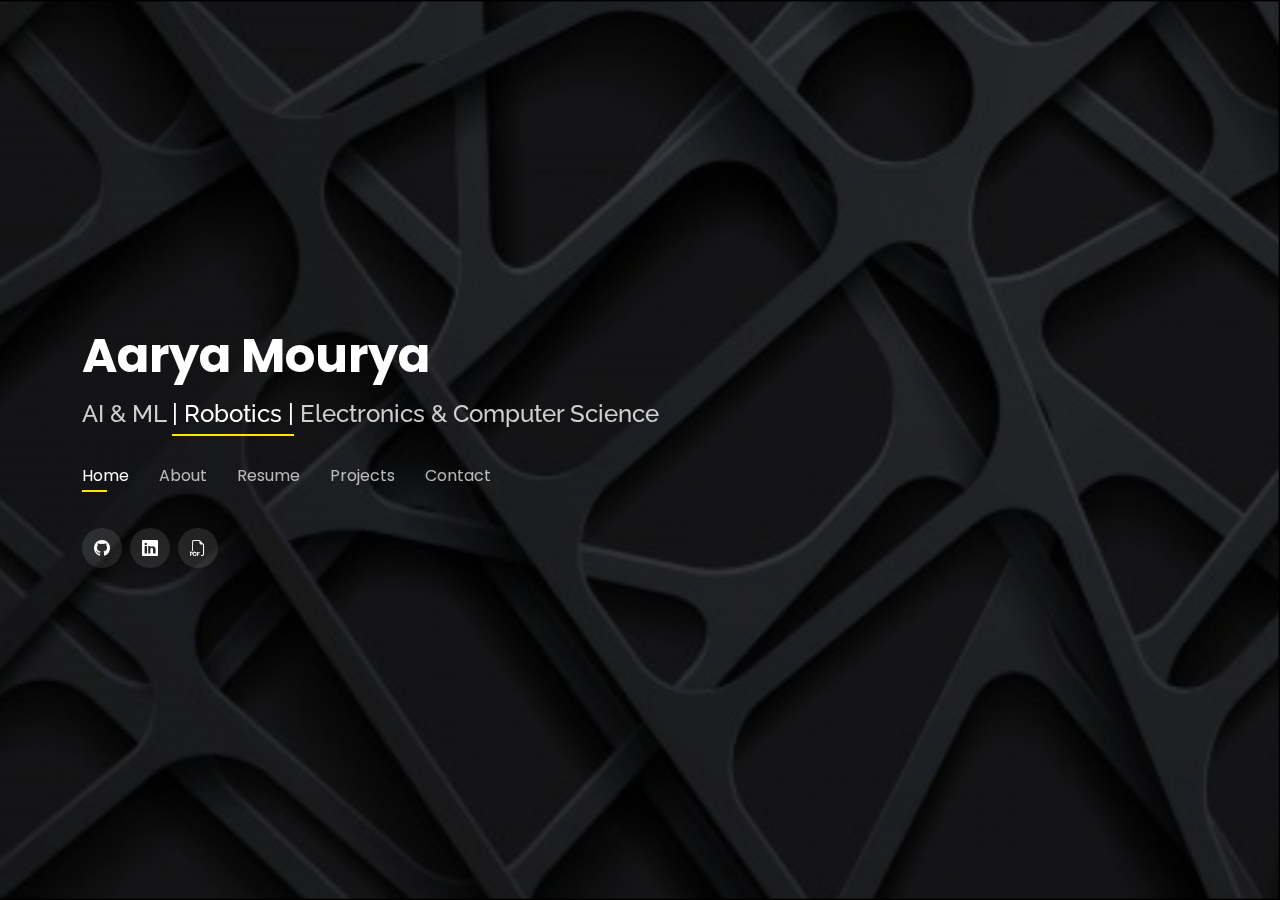
<file: index.html>
<!DOCTYPE html>
<html lang="en">

<head>
  <meta charset="utf-8">
  <meta content="width=device-width, initial-scale=1.0" name="viewport">

  <title>Portfolio Website</title>
  <meta content="" name="description">
  <meta content="" name="keywords">

  <!-- Favicons -->
  <link href="assets/img/favicon.png" rel="icon">
  <link href="assets/img/apple-touch-icon.png" rel="apple-touch-icon">

  <!-- Google Fonts -->
  <link href="https://fonts.googleapis.com/css?family=Open+Sans:300,300i,400,400i,600,600i,700,700i|Raleway:300,300i,400,400i,500,500i,600,600i,700,700i|Poppins:300,300i,400,400i,500,500i,600,600i,700,700i" rel="stylesheet">

  <!-- Vendor CSS Files -->
  <link href="assets/vendor/bootstrap/css/bootstrap.min.css" rel="stylesheet">
  <link href="assets/vendor/bootstrap-icons/bootstrap-icons.css" rel="stylesheet">
  <link href="assets/vendor/boxicons/css/boxicons.min.css" rel="stylesheet">
  <link href="assets/vendor/glightbox/css/glightbox.min.css" rel="stylesheet">
  <link href="assets/vendor/remixicon/remixicon.css" rel="stylesheet">
  <link href="assets/vendor/swiper/swiper-bundle.min.css" rel="stylesheet">

  <!-- Template Main CSS File -->
  <link href="assets/css/style.css" rel="stylesheet">

</head>

<body>

  <!-- ======= Header ======= -->
  <header id="header">
    <div class="container">

      <h1><a href="index.html">Aarya Mourya</a></h1>
      <!-- Uncomment below if you prefer to use an image logo -->
      <!-- <a href="index.html" class="mr-auto"><img src="assets/img/logo.png" alt="" class="img-fluid"></a> -->
      <h2>AI & ML <span>| Robotics |</span> Electronics & Computer Science</h2>
      <nav id="navbar" class="navbar">
        <ul>
          <li><a class="nav-link active" href="#header">Home</a></li>
          <li><a class="nav-link" href="#about">About</a></li>
          <li><a class="nav-link" href="#resume">Resume</a></li>
          <li><a class="nav-link" href="#projects">Projects</a></li>
          <li><a class="nav-link" href="#contact">Contact</a></li>
        </ul>
        <i class="bi bi-list mobile-nav-toggle"></i>

      </nav><!-- .navbar -->

      <div class="social-links">
        <a href="https://github.com/Aarya-Mourya" class="github"><i class="bi bi-github"></i></a>
        <a href="https://www.linkedin.com/in/aarya-mourya-444051566612094454/" class="linkedin"><i class="bi bi-linkedin"></i></a>
        <a href="resume.pdf" class="resume"><i class="bi bi-filetype-pdf"></i></a>
      </div>

    </div>
  </header><!-- End Header -->

  <!-- ======= About Section ======= -->
  <section id="about" class="about">

    <!-- ======= About Me ======= -->

    <div class="about-me container">

      <div class="section-title">
        <h2>About</h2>
        <p>Learn more about me</p>
      </div>
    
      <div class="row">
        <div class="col-lg-4">
          <!-- Image Container -->
          <div class="resume-img">
            <img src="me.jpeg" class="img-fluid" alt="Aarya Mourya" style="max-width: 100%; height: auto;">
          </div>
        </div>
    
        <div class="col-lg-8 pt-4 pt-lg-0 content" data-aos="fade-left">
          <!-- Introduction Text -->
          <h3>Aarya Mourya</h3>
          <p>Hello, I'm Aarya Mourya, a student currently pursuing my studies in Electronics and Computer Science. I have a keen interest in Robotics.</p>
          
          <!-- Additional Details -->
          <div class="row">
            <div class="col-lg-6">
              <ul>
                <li><i class="bi bi-chevron-right"></i> <strong>Email:</strong> <span>aarya.a.mourya@gmail.com</span></li>
                <li><i class="bi bi-chevron-right"></i> <strong>Studying:</strong> <span>Bachelor in Electronics and Computer Science</span></li>
              </ul>
            </div>
            <div class="col-lg-6">
              <ul>
                <li><i class="bi bi-chevron-right"></i> <strong>Interested Domain:</strong> <span>Robotics</span></li>
                <li><i class="bi bi-chevron-right"></i> <strong>Competition:</strong> <span>E-yantra</span></li>
              </ul>
            </div>
          </div>
        </div>
      </div>
    
    </div><!-- End About Me -->
    

<!-- ======= Skills & Interests Section ======= -->
<link rel="stylesheet" href="https://cdnjs.cloudflare.com/ajax/libs/font-awesome/6.0.0-beta3/css/all.min.css">

<div class="skills container">
  <div class="section-title">
    <h2>Skills & Interests</h2>
  </div>

  <!-- Beginner Level -->
  <div class="row skills-content" data-aos="fade-up">
    <!-- HTML -->
    <div class="col-lg-2 col-md-4 col-sm-6">
      <div class="skill-card">
        <img src="logo/html logo.png" alt="HTML Logo" class="skill-logo">
        <h4>HTML</h4>
      </div>
    </div>
    <!-- CSS -->
    <div class="col-lg-2 col-md-4 col-sm-6">
      <div class="skill-card">
        <img src="logo/css logo.png" alt="CSS Logo" class="skill-logo">
        <h4>CSS</h4>
      </div>
    </div>
    <!-- JavaScript -->
    <div class="col-lg-2 col-md-4 col-sm-6">
      <div class="skill-card">
        <img src="logo/javascript logo.webp" alt="JavaScript Logo" class="skill-logo">
        <h4>JavaScript</h4>
      </div>
    </div>
    <!-- GNU/Linux -->
    <div class="col-lg-2 col-md-4 col-sm-6">
      <div class="skill-card">
        <img src="logo/linux logo.png" alt="Linux Logo" class="skill-logo">
        <h4>GNU/Linux</h4>
      </div>
    </div>
    <!-- Git -->
    <div class="col-lg-2 col-md-4 col-sm-6">
      <div class="skill-card">
        <img src="logo/Git Logo.png" alt="Git Logo" class="skill-logo">
        <h4>Git</h4>
      </div>
    </div>
    <!-- Github -->
    <div class="col-lg-2 col-md-4 col-sm-6">
      <div class="skill-card">
        <img src="logo/Github Logo.png" alt="Github Logo" class="skill-logo">
        <h4>Github</h4>
      </div>
    </div>
  </div>

  <!-- Intermediate Level -->
  <div class="row skills-content" data-aos="fade-up">
    <!-- OpenCV -->
    <div class="col-lg-2 col-md-4 col-sm-6">
      <div class="skill-card">
        <img src="logo/OpenCV Logo.png" alt="OpenCV Logo" class="skill-logo">
        <h4>OpenCV</h4>
      </div>
    </div>
    <!-- Python -->
    <div class="col-lg-2 col-md-4 col-sm-6">
      <div class="skill-card">
        <img src="logo/python logo.webp" alt="Python Logo" class="skill-logo">
        <h4>Python</h4>
      </div>
    </div>
    <!-- C 
    <div class="col-lg-2 col-md-4 col-sm-6">
      <div class="skill-card">
        <img src="logo/c logo.png" alt="C Logo" class="skill-logo">
        <h4>C</h4>
      </div>
    </div> 
    -->
    <!-- C++
    <div class="col-lg-2 col-md-4 col-sm-6">
      <div class="skill-card">
        <img src="logo/C++ Logo.png" alt="C++ Logo" class="skill-logo">
        <h4>C++</h4>
      </div>
    </div> 
    -->
    <!-- Matlab -->
    <div class="col-lg-2 col-md-4 col-sm-6">
      <div class="skill-card">
        <img src="logo/Matlab logo.png" alt="Matlab Logo" class="skill-logo">
        <h4>Matlab</h4>
      </div>
    </div>
    <!-- Autocad -->
    <div class="col-lg-2 col-md-4 col-sm-6">
      <div class="skill-card">
        <img src="logo/Autocad Logo.png" alt="Autocad Logo" class="skill-logo">
        <h4>Autocad</h4>
      </div>
    </div>
    <!-- Amazon Web Services (AWS) -->
    <div class="col-lg-2 col-md-4 col-sm-6">
      <div class="skill-card">
        <img src="logo/aws logo.png" alt="AWS Logo" class="skill-logo">
        <h4>AWS</h4>
      </div>
    </div>
    <!-- Ubuntu -->
    <div class="col-lg-2 col-md-4 col-sm-6">
      <div class="skill-card">
        <img src="logo/Ubuntu Logo.png" alt="Ubuntu Logo" class="skill-logo">
        <h4>Ubuntu</h4>
      </div>
    </div>
    <!-- Arduino -->
    <div class="col-lg-2 col-md-4 col-sm-6">
      <div class="skill-card">
        <img src="logo/Arduino Logo.png" alt="Arduino Logo" class="skill-logo">
        <h4>Arduino</h4>
      </div>
    </div>
  </div>

  <!-- Advanced Level -->
  <div class="row skills-content" data-aos="fade-up">
    <!-- Gazebo -->
    <div class="col-lg-2 col-md-4 col-sm-6">
      <div class="skill-card">
        <img src="logo/Gazebo Logo.png" alt="Gazebo Logo" class="skill-logo">
        <h4>Gazebo</h4>
      </div>
    </div>
    <!-- Rviz -->
    <div class="col-lg-2 col-md-4 col-sm-6">
      <div class="skill-card">
        <img src="logo/Rviz Logo.png" alt="Rviz Logo" class="skill-logo">
        <h4>Rviz</h4>
      </div>
    </div>
    <!-- Nvidia -->
    <!-- <div class="col-lg-2 col-md-4 col-sm-6">
      <div class="skill-card">
        <img src="logo/Nvidia Logo.png" alt="Nvidia Logo" class="skill-logo">
        <h4>Nvidia</h4>
      </div>
    </div> -->
    <!-- Moveit -->
    <!-- <div class="col-lg-2 col-md-4 col-sm-6">
      <div class="skill-card">
        <img src="logo/Moveit Logo.png" alt="Moveit Logo" class="skill-logo">
        <h4>Moveit</h4>
      </div>
    </div> -->
    <!-- Docker -->
    <!-- <div class="col-lg-2 col-md-4 col-sm-6">
      <div class="skill-card">
        <img src="logo/Docker Logo.png" alt="Docker Logo" class="skill-logo">
        <h4>Docker</h4>
      </div>
    </div> -->
    <!-- Open-RMF -->
    <!-- <div class="col-lg-2 col-md-4 col-sm-6">
      <div class="skill-card">
        <img src="logo/Open-RMF Logo.png" alt="Open-RMF Logo" class="skill-logo">
        <h4>Open-RMF</h4>
      </div>
    </div> -->
    <!-- Fast DDS -->
    <!-- <div class="col-lg-2 col-md-4 col-sm-6">
      <div class="skill-card">
        <img src="logo/Fast DDS Logo.png" alt="Fast DDS Logo" class="skill-logo">
        <h4>Fast DDS</h4>
      </div>
    </div> -->
    <!-- Google Test -->
    <!-- <div class="col-lg-2 col-md-4 col-sm-6">
      <div class="skill-card">
        <img src="logo/Google Test Logo.png" alt="Google Test Logo" class="skill-logo">
        <h4>Google Test</h4>
      </div>
    </div> -->
    <!-- QT -->
    <!-- <div class="col-lg-2 col-md-4 col-sm-6">
      <div class="skill-card">
        <img src="logo/QT Logo.png" alt="QT Logo" class="skill-logo">
        <h4>QT</h4>
      </div>
    </div> -->
    <!-- Fusion 360 -->
    <div class="col-lg-2 col-md-4 col-sm-6">
      <div class="skill-card">
        <img src="logo/Fusion 360 Logo.png" alt="Fusion 360 Logo" class="skill-logo">
        <h4>Fusion 360</h4>
      </div>
    </div>
    <!-- Zenoh -->
    <!-- <div class="col-lg-2 col-md-4 col-sm-6">
      <div class="skill-card">
        <img src="logo/Zenoh Logo.png" alt="Zenoh Logo" class="skill-logo">
        <h4>Zenoh</h4>
    </div>
  </div> -->
  <!-- Cyclone DDS 
  <div class="col-lg-2 col-md-4 col-sm-6">
    <div class="skill-card">
      <img src="logo/Cyclone DDS Logo.png" alt="Cyclone DDS Logo" class="skill-logo">
      <h4>Cyclone DDS</h4>
    </div>
  </div> -->
  <!-- Jenkins 
  <div class="col-lg-2 col-md-4 col-sm-6">
    <div class="skill-card">
      <img src="logo/Jenkins Logo.png" alt="Jenkins Logo" class="skill-logo">
      <h4>Jenkins</h4>
    </div>
  </div> -->
  <!-- Circuit Maker 
  <div class="col-lg-2 col-md-4 col-sm-6">
    <div class="skill-card">
      <img src="logo/Circuit Maker Logo.png" alt="Circuit Maker Logo" class="skill-logo">
      <h4>Circuit Maker</h4>
    </div>
  </div> -->
  <!-- Simulink 
  <div class="col-lg-2 col-md-4 col-sm-6">
    <div class="skill-card">
      <img src="logo/Simulink Logo.png" alt="Simulink Logo" class="skill-logo">
      <h4>Simulink</h4>
    </div>
  </div> -->
</div>

<!-- End Skills & Interests -->

<!-- Include AOS Library -->
<link href="https://unpkg.com/aos@2.3.1/dist/aos.css" rel="stylesheet">
<script src="https://unpkg.com/aos@2.3.1/dist/aos.js"></script>
<script>
  AOS.init();
</script>

<!-- Custom CSS -->
<style>
  .skill-card {
    background: #000; /* Black background */
    color: #ffe600; /* Green text */
    padding: 20px;
    border-radius: 10px;
    text-align: left;
    margin-bottom: 20px;
    box-shadow: 0 4px 8px rgba(0, 0, 0, 0.2);
    transition: transform 0.3s ease, box-shadow 0.3s ease;
  }
  
  .skill-card:hover {
    transform: translateY(-10px);
    box-shadow: 0 8px 16px rgba(0, 0, 0, 0.3);
  }

  .skill-logo {
    width: 60px; /* Adjust the width as necessary */
    height: auto;
    margin-bottom: 10px;
  }

  .skill-card h4 {
    margin: 10px 0;
    font-size: 20px;
    color: #ffffff; /* Green text for skill names */
  }

  .section-title h2 {
    color: #ffe600; /* Green color for section title */
  }

  .section-title p {
    color: #ffe600; /* Green color for section subtitle */
  }
</style>



  </section><!-- End About Section -->

  <!-- ======= Resume Section ======= -->
  <section id="resume" class="resume">
    <div class="container">
      <div class="section-title">
        <h2>Resume <a href="resume.pdf" class="resume"><i class="bi bi-filetype-pdf"></i></a></h2>
        <p>Check My Resume</p>
      </div>
  
      <!-- Two-Column Layout -->
      <div class="row">
        <!-- Left Column -->
        <div class="col-lg-6">
          <h3 class="resume-title">Summary</h3>
          <div class="resume-item pb-0">
            <h4>Aarya Mourya</h4>
            <p><em>Hello, I'm Aarya Mourya, a student currently pursuing my studies in Electronics and Computer Science. I have a keen interest in Robotics.</em></p>
            <p><strong>E-mail:</strong> aarya.a.mourya@gmail.com</p>
          </div>
  
          <h3 class="resume-title">Education</h3>
          <div class="resume-item">
            <h4>Secondary School Certificate</h4>
            <h5>2008 - 2019</h5>
            <p>Sardar Vallabhbhai Patel Vidyalaya</p>
            <p><strong>E-mail:</strong> info@svpv.in</p>
          </div>
          <div class="resume-item">
            <h4>Higher Secondary Certificate</h4>
            <h5>2019 - 2021</h5>
            <p>S.V.P. Junior College of Science & Commerce</p>
            <p><strong>E-mail:</strong> info@svpjc.in</p>
          </div>
          <div class="resume-item">
            <h4>Bachelor of Engineering - BE, Electronics and Computer Science</h4>
            <h5>2021 - Present</h5>
            <p>Shree L. R. Tiwari College of Engineering</p>
            <p><strong>E-mail:</strong> slrtce@rahuleducation.com</p>
          </div>
          
          <h3 class="resume-title">Experience</h3>
          <div class="resume-item pb-0">
            <h4>Pixelworks</h4>
            <h5>Freelance Graphic Designer</h5>
            <p><em>September 2022 - April 2024 (1 year 8 months), Maharashtra, India</em></p>
            <ul>
              <li>Developed and enhanced skills in pixel art, poster design, PPT creation, invitations, and reels.</li>
              <li>Balanced graphic design projects with academic responsibilities, using design as a side hustle to support studies.</li>
              <li>Actively sought opportunities to improve and gain new experiences in graphic design.</li>
            </ul>
          </div>
          <div class="resume-item pb-0">
            <h4>The Innovation Story</h4>
            <h5>Graphic Designer</h5>
            <p><em>October 2023 - March 2024 (6 months), Mumbai, Maharashtra, India</em></p>
            <ul>
              <li>Worked as a graphic designer for a creative agency, contributing to various client projects.</li>
              <li>Designed marketing materials, social media graphics, and promotional content.</li>
              <li>Collaborated with a team to produce high-quality visual content.</li>
            </ul>
          </div>
        </div>
  
        <!-- Right Column -->
        <div class="col-lg-6">
          <div class="resume-item pb-0">
            <h4>ECSSA - SLRTCE</h4>
            <h5>Creative Team Lead</h5>
            <p><em>July 2023 - October 2023 (4 months), India</em></p>
            <ul>
              <li>Led the creative team in designing and executing marketing campaigns.</li>
              <li>Supervised and mentored junior designers, ensuring consistency and quality in all designs.</li>
            </ul>
            <h5>Graphic Design Coordinator</h5>
            <p><em>June 2022 - July 2023 (1 year 2 months)</em></p>
            <ul>
              <li>Coordinated graphic design projects, managing timelines and deliverables.</li>
              <li>Created visual content for events, promotions, and organizational branding.</li>
            </ul>
          </div>
          <div class="resume-item pb-0">
            <h4>E-Cell SLRTCE</h4>
            <h5>Graphic Design Coordinator</h5>
            <p><em>July 2022 - August 2023 (1 year 2 months)</em></p>
            <ul>
              <li>Designed and produced promotional materials for entrepreneurship cell events and activities.</li>
              <li>Collaborated with team members to create engaging and visually appealing graphics.</li>
            </ul>
          </div>
          <div class="resume-item pb-0">
            <h4>Shree L. R. Tiwari College of Engineering</h4>
            <h5>Cybersecurity Internship</h5>
            <p><em>March 2023 - April 2023 (2 months), India</em></p>
            <ul>
              <li>Gained hands-on experience in cybersecurity practices and protocols.</li>
              <li>Assisted in identifying and mitigating security vulnerabilities.</li>
              <li>Contributed to the development of cybersecurity awareness materials.</li>
            </ul>
          </div>
  
          <h3 class="resume-title">Extra-Curricular Activities</h3>
          <div class="resume-item pb-0">
            <ul>
              <li><strong>Robotics Competitions:</strong> Actively participated in the robotics competition “E - Yantra,” enhancing practical skills and problem-solving abilities.</li>
              <li><strong>Freelance Graphic Designer:</strong> Managed diverse graphic design projects, including posters, PPTs, invitations, and reels.</li>
              <li><strong>Graphic Design Team Lead at ECSSA - SLRTCE:</strong> Led a team of graphic designers, overseeing the creation of visually appealing promotional materials for various events.</li>
              <li><strong>E-Cell Graphic Design Coordinator and Team Lead at E-Cell SLRTCE:</strong> Acted as the Graphic Design Coordinator, coordinating design efforts for entrepreneurship-related events like "Startup Summit."</li>
            </ul>
          </div>
        </div>
      </div>
      <style> 
        @media (max-width: 992px) {
  .col-lg-6 {
    flex: 0 0 100%;
    max-width: 100%;
  }
}
      </style>
    </div>
  </section>
  
<!-- End Resume Section -->

  <section id="projects" class="projects">
    <div class="container">
  
      <style>
        .projects-item {
          margin-bottom: 30px;
        }
  
        .projects-wrap {
          position: relative;
          overflow: hidden;
          border-radius: 8px;
          box-shadow: 0 4px 8px rgba(0, 0, 0, 0.1);
          transition: transform 0.3s ease;
        }
  
        .projects-wrap img {
          max-width: 100%;
          height: auto;
          display: block;
          border-radius: 8px;
          transition: transform 0.3s ease;
        }
  
        .projects-wrap:hover {
          transform: translateY(-5px);
        }
  
        .portfolio-info {
          position: absolute;
          bottom: 0;
          left: 0;
          width: 100%;
          background-color:#1a1a1a; /* Green background */
          padding: 10px;
          border-bottom-left-radius: 8px;
          border-bottom-right-radius: 8px;
          color: #;
          opacity: 0;
          transition: opacity 0.3s ease;
        }
  
        .projects-wrap:hover .portfolio-info {
          opacity: 1;
        }
  
        .portfolio-info h4 {
          margin-bottom: 5px;
          font-size: 18px;
          color: #ffffff; /* White text */
        }
  
        .portfolio-info .projects-links {
          margin-top: 10px;
        }
  
        .projects-links a {
          color: #fff9c7;
          margin-right: 10px;
          font-size: 20px;
          transition: color 0.3s ease;
        }
  
        .projects-links a:hover {
          color: #ffe600; /* Orange hover color */
        }
  
        .section-title {
          text-align: left;
          margin-bottom: 20px;
        }
  
        .section-title h2 {
          font-size: 40px;
          font-weight: bold;
          margin-bottom: 25px;
          color: #ffe600; /* Green text */
        }
  
        .section-title p {
          font-size: 12px;
          color: #ffffff;
        }
  
        #projects-filters {
          list-style: none;
          padding: 0;
          margin: 20px 0;
          text-align: center;
        }
  
        #projects-filters li {
          display: inline-block;
          margin-right: 10px;
          cursor: pointer;
          padding: 10px 20px;
          background-color: #ffe600; /* Green background */
          color: #fff;
          border-radius: 20px;
          transition: background-color 0.3s ease, color 0.3s ease;
        }
  
        #projects-filters li:hover,
        #projects-filters li.filter-active {
          background-color: #333;
        }
  
        @media (max-width: 768px) {
          .projects-wrap {
            box-shadow: none;
          }
        }
      </style>
  
      <div class="section-title">
        <h2>Projects</h2>
        <p>Explore my latest works</p>
      </div>
  
      <div class="row">
        <div class="col-lg-12 d-flex justify-content-center">
         
        </div>
      </div>
  
      <div class="row projects-container">
  
        <!-- Project Item 1 -->
        <div class="col-lg-4 col-md-6 projects-item filter-app">
          <div class="projects-wrap">
            <img src="assets/img/portfolio/slr/sign language recognition for mute and deaf.png" class="img-fluid" alt="SLR Project">
            <div class="portfolio-info">
              <h4>Sign Language Recognition</h4>
              <div class="projects-links">
                <a href="assets/img/portfolio/slr/sign language recognition for mute and deaf.png" data-gallery="projectsGallery" class="projects-lightbox" title="View Image"><i class="bx bx-plus"></i></a>
                <a href="slr.html" class="projects-details-link" title="View Details"><i class="bx bx-link"></i></a>
              </div>
            </div>
          </div>
        </div>
  
        <!-- Project Item 2 -->
        <div class="col-lg-4 col-md-6 projects-item filter-web">
          <div class="projects-wrap">
            <img src="assets/img/portfolio/maze/autonomous maze solving robot.png" class="img-fluid" alt="Maze Solving Robot Project">
            <div class="portfolio-info">
              <h4>Autonomous Maze Solving Robot</h4>
              <div class="projects-links">
                <a href="assets/img/portfolio/maze/autonomous maze solving robot.png" data-gallery="projectsGallery" class="projects-lightbox" title="View Image"><i class="bx bx-plus"></i></a>
                <a href="maze-solving-robot.html" class="projects-details-link" title="View Details"><i class="bx bx-link"></i></a>
              </div>
            </div>
          </div>
        </div>
  
        <!-- Project Item 3 -->
        <div class="col-lg-4 col-md-6 projects-item filter-app">
          <div class="projects-wrap">
            <img src="assets/img/portfolio/Li-Fi/LIFI.png" class="img-fluid" alt="Li-Fi Project">
            <div class="portfolio-info">
              <h4>Li-Fi Technology</h4>
              <div class="projects-links">
                <a href="assets/img/portfolio/Li-Fi/LIFI.png" data-gallery="projectsGallery" class="projects-lightbox" title="View Image"><i class="bx bx-plus"></i></a>
                <a href="lifi.html" class="projects-details-link" title="View Details"><i class="bx bx-link"></i></a>
              </div>
            </div>
          </div>
        </div>
  
        <!-- Project Item 4 -->
        <div class="col-lg-4 col-md-6 projects-item filter-card">
          <div class="projects-wrap">
            <img src="assets/img/portfolio/phishing/link.png" class="img-fluid" alt="Phishing Project">
            <div class="portfolio-info">
              <h4>Phishing Attack Detection</h4>
              <div class="projects-links">
                <a href="assets/img/portfolio/phishing/link.png" data-gallery="projectsGallery" class="projects-lightbox" title="View Image"><i class="bx bx-plus"></i></a>
                <a href="attack.html" class="projects-details-link" title="View Details"><i class="bx bx-link"></i></a>
              </div>
            </div>
          </div>
        </div>
  
        <!-- Project Item 5 -->
        <div class="col-lg-4 col-md-6 projects-item filter-web">
          <div class="projects-wrap">
            <img src="assets/img/portfolio/chatbot/chatbot-py.png" class="img-fluid" alt="Chatbot Project">
            <div class="portfolio-info">
              <h4>Python Chatbot</h4>
              <div class="projects-links">
                <a href="assets/img/portfolio/chatbot/chatbot-py.png" data-gallery="projectsGallery" class="projects-lightbox" title="View Image"><i class="bx bx-plus"></i></a>
                <a href="pythonchatbot.html" class="projects-details-link" title="View Details"><i class="bx bx-link"></i></a>
              </div>
            </div>
          </div>
        </div>
  
      </div>
  
    </div>
  </section>
  
  <!-- ======= Contact Section ======= -->
  <section id="contact" class="contact">
    <div class="container">

      <div class="section-title">
        <h2>Contact</h2>
        <p>Contact Me</p>
      </div>

      <div class="row mt-2">

        <div class="col-md-6 mt-4 d-flex align-items-stretch">
          <div class="info-box">
            <i class="bx bx-envelope"></i>
            <h3>Email Me</h3>
            <p>aarya.a.mourya@gmail.com</p>
          </div>
        </div>
        <div class="col-md-6 mt-4 d-flex align-items-stretch">
          <div class="info-box">
            <i class="bx bx-phone-call"></i>
            <h3>Social Profiles</h3>
            <div class="social-links">
              <a href="https://github.com/Aarya-Mourya" class="github"><i class="bi bi-github"></i></a>
              <a href="https://www.linkedin.com/in/aarya-mourya-444051566612094454/" class="linkedin"><i class="bi bi-linkedin"></i></a>
              <a href="resume.pdf" class="resume"><i class="bi bi-filetype-pdf"></i></a>
      </div>
        </div>
      </div>

      <script type="text/javascript" src="https://rf.revolvermaps.com/0/0/6.js?i=5xkf9kpyzw0&amp;m=7&amp;c=e63100&amp;cr1=ffffff&amp;f=arial&amp;l=0&amp;bv=90&amp;lx=-420&amp;ly=420&amp;hi=20&amp;he=7&amp;hc=a8ddff&amp;rs=80" async="async"></script>

  </section>
  <!-- End Contact Section -->

  <!-- Vendor JS Files -->
  <script src="assets/vendor/purecounter/purecounter_vanilla.js"></script>
  <script src="assets/vendor/bootstrap/js/bootstrap.bundle.min.js"></script>
  <script src="assets/vendor/glightbox/js/glightbox.min.js"></script>
  <script src="assets/vendor/isotope-layout/isotope.pkgd.min.js"></script>
  <script src="assets/vendor/swiper/swiper-bundle.min.js"></script>
  <script src="assets/vendor/waypoints/noframework.waypoints.js"></script>
  <script src="assets/vendor/php-email-form/validate.js"></script>

  <!-- Template Main JS File -->
  <script src="assets/js/main.js"></script>

</body>

</html>
</file>
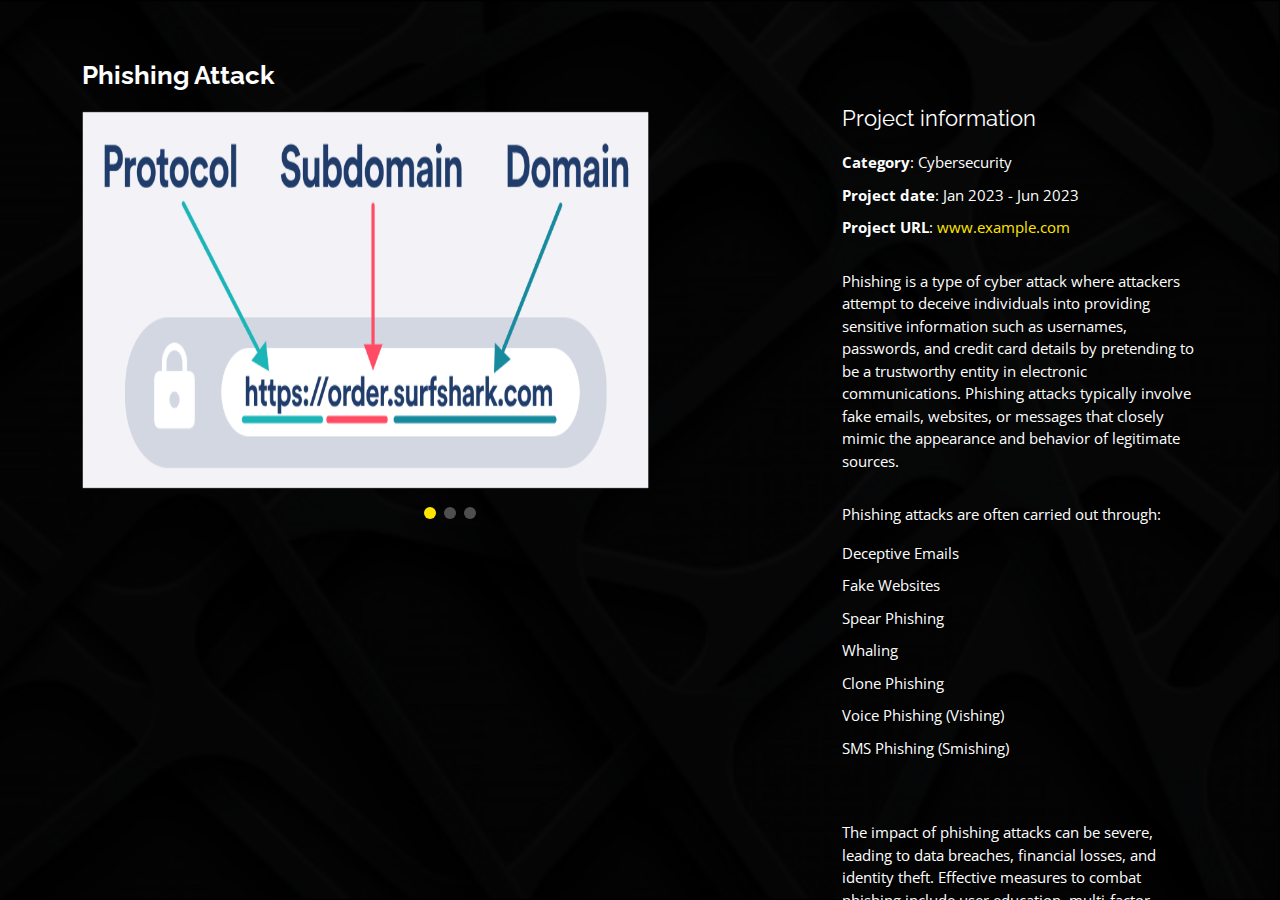
<file: attack.html>
<!DOCTYPE html>
<html lang="en">

<head>
  <meta charset="utf-8">
  <meta content="width=device-width, initial-scale=1.0" name="viewport">

  <title>Phishing Attack - Portfolio Details</title>
  <meta content="" name="description">
  <meta content="" name="keywords">

  <!-- Favicons -->
  <link href="assets/img/favicon.png" rel="icon">
  <link href="assets/img/apple-touch-icon.png" rel="apple-touch-icon">

  <!-- Google Fonts -->
  <link href="https://fonts.googleapis.com/css?family=Open+Sans:300,300i,400,400i,600,600i,700,700i|Raleway:300,300i,400,400i,500,500i,600,600i,700,700i" rel="stylesheet">

  <!-- Vendor CSS Files -->
  <link href="assets/vendor/bootstrap/css/bootstrap.min.css" rel="stylesheet">
  <link href="assets/vendor/bootstrap-icons/bootstrap-icons.css" rel="stylesheet">
  <link href="assets/vendor/boxicons/css/boxicons.min.css" rel="stylesheet">
  <link href="assets/vendor/glightbox/css/glightbox.min.css" rel="stylesheet">
  <link href="assets/vendor/remixicon/remixicon.css" rel="stylesheet">
  <link href="assets/vendor/swiper/swiper-bundle.min.css" rel="stylesheet">

  <!-- Template Main CSS File -->
  <link href="assets/css/style.css" rel="stylesheet">


</head>

<body>

  <main id="main">

    <!-- ======= Portfolio Details ======= -->
    <div id="portfolio-details" class="portfolio-details">
      <div class="container">

        <div class="row">

          <div class="col-lg-8">
            <h2 class="portfolio-title">Phishing Attack</h2>

            <div class="portfolio-details-slider swiper">
              <div class="swiper-wrapper align-items-center">

                <div class="swiper-slide">
                  <img src="assets/img/portfolio/phishing/url.png" alt="Phishing Attack" style="height: 10cm; ;width: 15cm;">
                </div>

                <div class="swiper-slide">
                  <img src="assets/img/portfolio/phishing/diagram-phishing-attack.webp" alt="Phishing Attack "style="height: 10cm; ;width: 15cm">
                </div>

                <div class="swiper-slide">
                  <img src="assets/img/portfolio/phishing/link-attack.jpg" alt="Phishing Attack" style="height: 10cm; ;width: 15cm">
                </div>

              </div>
              <div class="swiper-pagination"></div>
            </div>

          </div>

          <div class="col-lg-4 portfolio-info">
            <h3>Project information</h3>
            <ul>
              <li><strong>Category</strong>: Cybersecurity</li>
              <li><strong>Project date</strong>: Jan 2023 - Jun 2023</li>
              <li><strong>Project URL</strong>: <a href="#">www.example.com</a></li>
            </ul>

            <p>
              Phishing is a type of cyber attack where attackers attempt to deceive individuals into providing sensitive information such as usernames, passwords, and credit card details by pretending to be a trustworthy entity in electronic communications. Phishing attacks typically involve fake emails, websites, or messages that closely mimic the appearance and behavior of legitimate sources.
            </p>
            <p>
              Phishing attacks are often carried out through:
              <ul>
                <li>Deceptive Emails</li>
                <li>Fake Websites</li>
                <li>Spear Phishing</li>
                <li>Whaling</li>
                <li>Clone Phishing</li>
                <li>Voice Phishing (Vishing)</li>
                <li>SMS Phishing (Smishing)</li>
              </ul>
            </p>
            <p>
              The impact of phishing attacks can be severe, leading to data breaches, financial losses, and identity theft. Effective measures to combat phishing include user education, multi-factor authentication, email filtering, and vigilant monitoring of suspicious activities.
            </p>
            <p>
              This project aimed to analyze various phishing techniques, develop methods for detecting phishing attempts, and create educational materials to raise awareness about phishing threats. The project demonstrated the importance of cybersecurity awareness and the need for robust security practices to protect against phishing attacks.
            </p>
          </div>

        </div>

      </div>
    </div><!-- End Portfolio Details -->

  </main><!-- End #main -->


  <!-- Vendor JS Files -->
  <script src="assets/vendor/purecounter/purecounter_vanilla.js"></script>
  <script src="assets/vendor/bootstrap/js/bootstrap.bundle.min.js"></script>
  <script src="assets/vendor/glightbox/js/glightbox.min.js"></script>
  <script src="assets/vendor/isotope-layout/isotope.pkgd.min.js"></script>
  <script src="assets/vendor/swiper/swiper-bundle.min.js"></script>
  <script src="assets/vendor/waypoints/noframework.waypoints.js"></script>
  <script src="assets/vendor/php-email-form/validate.js"></script>

  <!-- Template Main JS File -->
  <script src="assets/js/main.js"></script>

</body>

</html>
</file>
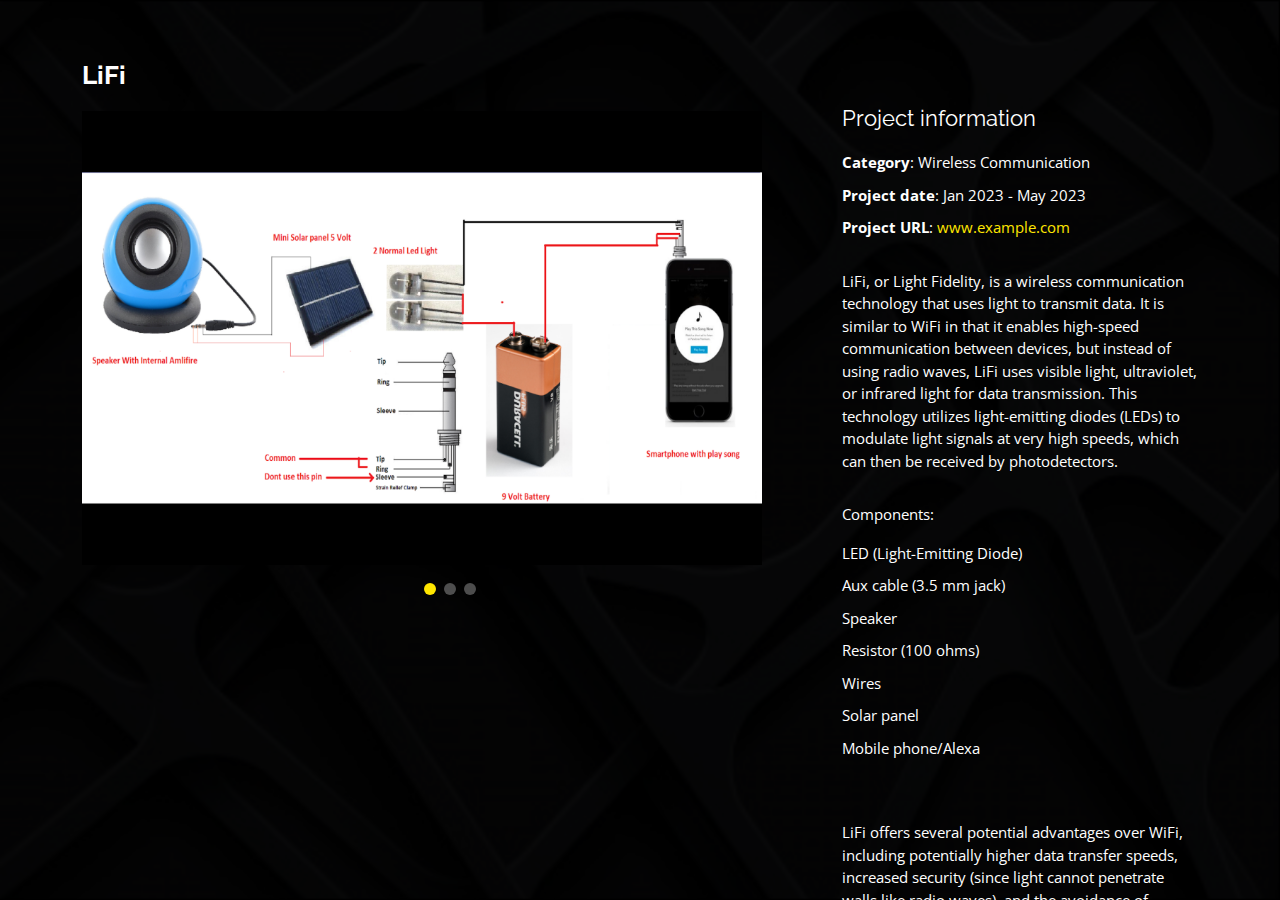
<file: lifi.html>
<!DOCTYPE html>
<html lang="en">

<head>
  <meta charset="utf-8">
  <meta content="width=device-width, initial-scale=1.0" name="viewport">

  <title>LiFi - Portfolio Details</title>
  <meta content="" name="description">
  <meta content="" name="keywords">

  <!-- Favicons -->
  <link href="assets/img/favicon.png" rel="icon">
  <link href="assets/img/apple-touch-icon.png" rel="apple-touch-icon">

  <!-- Google Fonts -->
  <link href="https://fonts.googleapis.com/css?family=Open+Sans:300,300i,400,400i,600,600i,700,700i|Raleway:300,300i,400,400i,500,500i,600,600i,700,700i" rel="stylesheet">

  <!-- Vendor CSS Files -->
  <link href="assets/vendor/bootstrap/css/bootstrap.min.css" rel="stylesheet">
  <link href="assets/vendor/bootstrap-icons/bootstrap-icons.css" rel="stylesheet">
  <link href="assets/vendor/boxicons/css/boxicons.min.css" rel="stylesheet">
  <link href="assets/vendor/glightbox/css/glightbox.min.css" rel="stylesheet">
  <link href="assets/vendor/remixicon/remixicon.css" rel="stylesheet">
  <link href="assets/vendor/swiper/swiper-bundle.min.css" rel="stylesheet">

  <!-- Template Main CSS File -->
  <link href="assets/css/style.css" rel="stylesheet">

</head>

<body>

  <main id="main">

    <!-- ======= Portfolio Details ======= -->
    <div id="portfolio-details" class="portfolio-details">
      <div class="container">

        <div class="row">

          <div class="col-lg-8">
            <h2 class="portfolio-title">LiFi</h2>

            <div class="portfolio-details-slider swiper">
              <div class="swiper-wrapper align-items-center">

                <div class="swiper-slide">
                  <img src="assets/img/portfolio/Li-Fi/8.png" alt="" style="width:18cm; height:12cm ">
                </div>
 
                <div class="swiper-slide">
                  <img src="assets/img/portfolio/Li-Fi/9.png" alt="" style="width:16cm; height:12cm">
                </div>

                <div class="swiper-slide">
                  <img src="assets/img/portfolio/Li-Fi/28.png" alt="" style="width:16cm; height:12cm">
                </div>

              </div>
              <div class="swiper-pagination"></div>
            </div>

          </div>

          <div class="col-lg-4 portfolio-info">
            <h3>Project information</h3>
            <ul>
              <li><strong>Category</strong>: Wireless Communication</li>
              <li><strong>Project date</strong>: Jan 2023 - May 2023</li>
              <li><strong>Project URL</strong>: <a href="#">www.example.com</a></li>
            </ul>

            <p>
              LiFi, or Light Fidelity, is a wireless communication technology that uses light to transmit data. It is similar to WiFi in that it enables high-speed communication between devices, but instead of using radio waves, LiFi uses visible light, ultraviolet, or infrared light for data transmission. This technology utilizes light-emitting diodes (LEDs) to modulate light signals at very high speeds, which can then be received by photodetectors.
            </p>
            <p>
              Components:
              <ul>
                <li>LED (Light-Emitting Diode)</li>
                <li>Aux cable (3.5 mm jack)</li>
                <li>Speaker</li>
                <li>Resistor (100 ohms)</li>
                <li>Wires</li>
                <li>Solar panel</li>
                <li>Mobile phone/Alexa</li>
              </ul>
            </p>
            <p>
              LiFi offers several potential advantages over WiFi, including potentially higher data transfer speeds, increased security (since light cannot penetrate walls like radio waves), and the avoidance of electromagnetic interference. However, its practical applications are still being explored and developed.
            </p>
          </div>

        </div>

      </div>
    </div><!-- End Portfolio Details -->

  </main><!-- End #main -->

  <!-- Vendor JS Files -->
  <script src="assets/vendor/purecounter/purecounter_vanilla.js"></script>
  <script src="assets/vendor/bootstrap/js/bootstrap.bundle.min.js"></script>
  <script src="assets/vendor/glightbox/js/glightbox.min.js"></script>
  <script src="assets/vendor/isotope-layout/isotope.pkgd.min.js"></script>
  <script src="assets/vendor/swiper/swiper-bundle.min.js"></script>
  <script src="assets/vendor/waypoints/noframework.waypoints.js"></script>
  <script src="assets/vendor/php-email-form/validate.js"></script>

  <!-- Template Main JS File -->
  <script src="assets/js/main.js"></script>

</body>

</html>
</file>
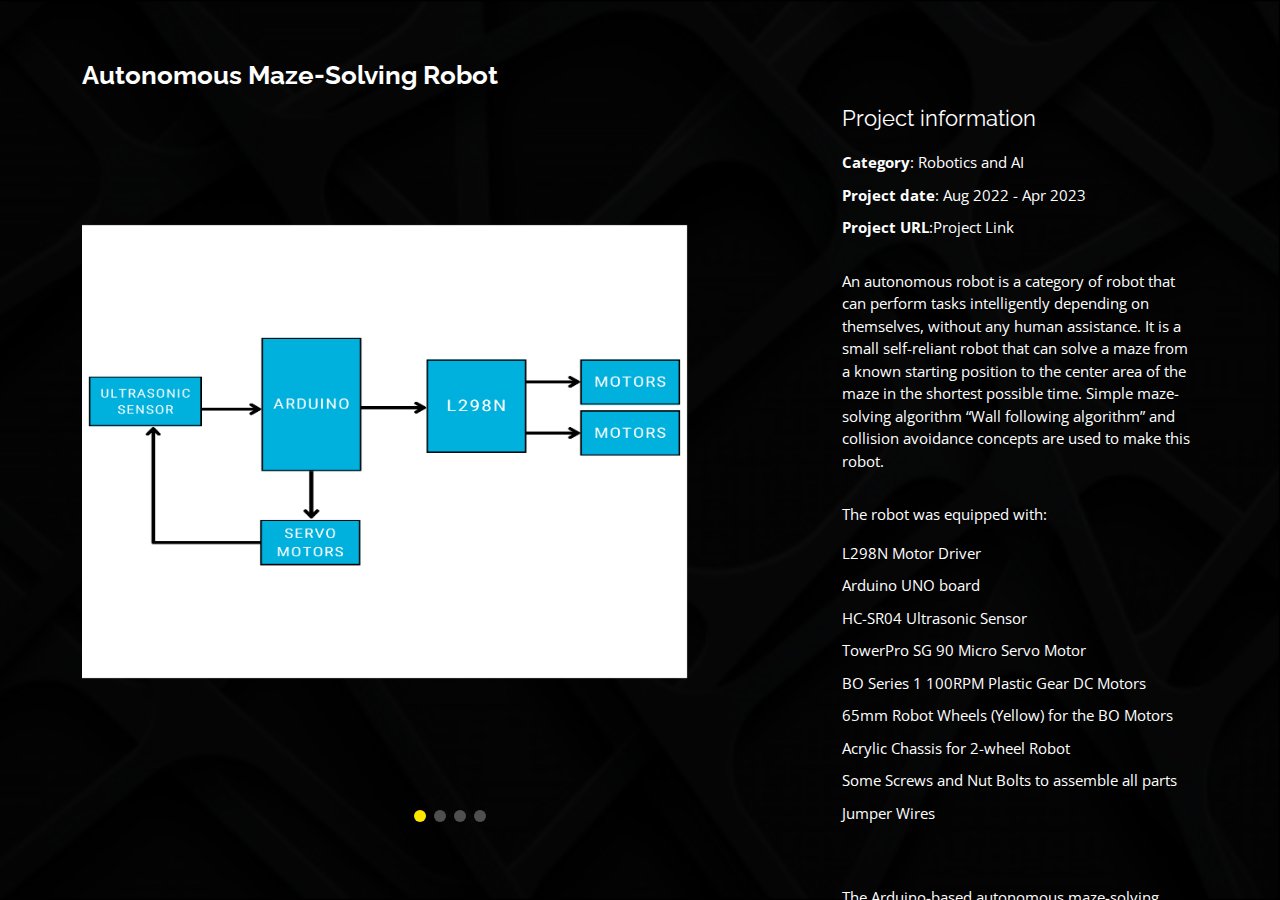
<file: maze-solving-robot.html>
<!DOCTYPE html>
<html lang="en">

<head>
  <meta charset="utf-8">
  <meta content="width=device-width, initial-scale=1.0" name="viewport">

  <title>Autonomous Maze-Solving Robot - Portfolio Details</title>
  <meta content="" name="description">
  <meta content="" name="keywords">

  <!-- Favicons -->
  <link href="assets/img/favicon.png" rel="icon">
  <link href="assets/img/apple-touch-icon.png" rel="apple-touch-icon">

  <!-- Google Fonts -->
  <link href="https://fonts.googleapis.com/css?family=Open+Sans:300,300i,400,400i,600,600i,700,700i|Raleway:300,300i,400,400i,500,500i,600,600i,700,700i" rel="stylesheet">

  <!-- Vendor CSS Files -->
  <link href="assets/vendor/bootstrap/css/bootstrap.min.css" rel="stylesheet">
  <link href="assets/vendor/bootstrap-icons/bootstrap-icons.css" rel="stylesheet">
  <link href="assets/vendor/boxicons/css/boxicons.min.css" rel="stylesheet">
  <link href="assets/vendor/glightbox/css/glightbox.min.css" rel="stylesheet">
  <link href="assets/vendor/remixicon/remixicon.css" rel="stylesheet">
  <link href="assets/vendor/swiper/swiper-bundle.min.css" rel="stylesheet">

  <!-- Template Main CSS File -->
  <link href="assets/css/style.css" rel="stylesheet">

 
</head>

<body>

  <main id="main">

    <!-- ======= Portfolio Details ======= -->
    <div id="portfolio-details" class="portfolio-details">
      <div class="container">

        <div class="row">

          <div class="col-lg-8">
            <h2 class="portfolio-title">Autonomous Maze-Solving Robot</h2>

            <div class="portfolio-details-slider swiper">
              <div class="swiper-wrapper align-items-center">

                <div class="swiper-slide">
                  <img src="assets/img/portfolio/maze/block diagram.png" alt="Autonomous Maze-Solving Robot" style="width:16cm ;height:12cm ">
                </div>

                <div class="swiper-slide">
                  <img src="assets/img/portfolio/maze/flowchart.png" alt="Autonomous Maze-Solving Robot" style="width:16cm ;height:18cm ">
                </div>

                <div class="swiper-slide">
                  <img src="assets/img/portfolio/maze/schematic.jpg" alt="Autonomous Maze-Solving Robot" style="width:16cm ;height:12cm ">
                </div>

                <div class="swiper-slide">
                    <img src="assets/img/portfolio/maze/robot front view.png" alt="Autonomous Maze-Solving Robot" style="width:16cm ;height: 18cm ">
                  </div>
                  
              </div>
              <div class="swiper-pagination"></div>
            </div>

          </div>

          <div class="col-lg-4 portfolio-info">
            <h3>Project information</h3>
            <ul>
              <li><strong>Category</strong>: Robotics and AI</li>
              <li><strong>Project date</strong>: Aug 2022 - Apr 2023</li>
              <li><strong>Project URL</strong>:Project Link <a href="https://drive.google.com/drive/folders/1GWmqsFW-eAQdvpH_9jDyF5GA3tkNRhpM?usp=sharing"></a></li>
            </ul>

            <p>
              An autonomous robot is a category of robot that can perform tasks intelligently depending on themselves, without any human assistance. It is a small self-reliant robot that can solve a maze from a known starting position to the center area of the maze in the shortest possible time. Simple maze-solving algorithm “Wall following algorithm” and collision avoidance concepts are used to make this robot.
            </p>
            <p>
              The robot was equipped with:
              <ul>
                <li>L298N Motor Driver</li>
                <li>Arduino UNO board</li>
                <li>HC-SR04 Ultrasonic Sensor</li>
                <li>TowerPro SG 90 Micro Servo Motor</li>
                <li>BO Series 1 100RPM Plastic Gear DC Motors</li>
                <li>65mm Robot Wheels (Yellow) for the BO Motors</li>
                <li>Acrylic Chassis for 2-wheel Robot</li>
                <li>Some Screws and Nut Bolts to assemble all parts</li>
                <li>Jumper Wires</li>
              </ul>
            </p>
            <p>
              The Arduino-based autonomous maze-solving robot project successfully addressed the maze-solving problem using the wall following algorithm concepts. The project demonstrated the importance of decision-making algorithms in robotics, and the robot's hardware and software development were accomplished. The maze construction was an essential part of the project, and the performance testing verified that the robot efficiently solved the maze. Overall, this project provided valuable insights into the field of robotics and presented a fun and challenging opportunity to apply programming and electronics skills. Further development of this project could lead to the creation of more advanced and sophisticated autonomous robots capable of solving complex mazes and exploring unknown environments.
            </p>
          </div>

        </div>

      </div>
    </div><!-- End Portfolio Details -->

  </main><!-- End #main -->

  <!-- Vendor JS Files -->
  <script src="assets/vendor/purecounter/purecounter_vanilla.js"></script>
  <script src="assets/vendor/bootstrap/js/bootstrap.bundle.min.js"></script>
  <script src="assets/vendor/glightbox/js/glightbox.min.js"></script>
  <script src="assets/vendor/isotope-layout/isotope.pkgd.min.js"></script>
  <script src="assets/vendor/swiper/swiper-bundle.min.js"></script>
  <script src="assets/vendor/waypoints/noframework.waypoints.js"></script>
  <script src="assets/vendor/php-email-form/validate.js"></script>

  <!-- Template Main JS File -->
  <script src="assets/js/main.js"></script>

</body>

</html>
</file>
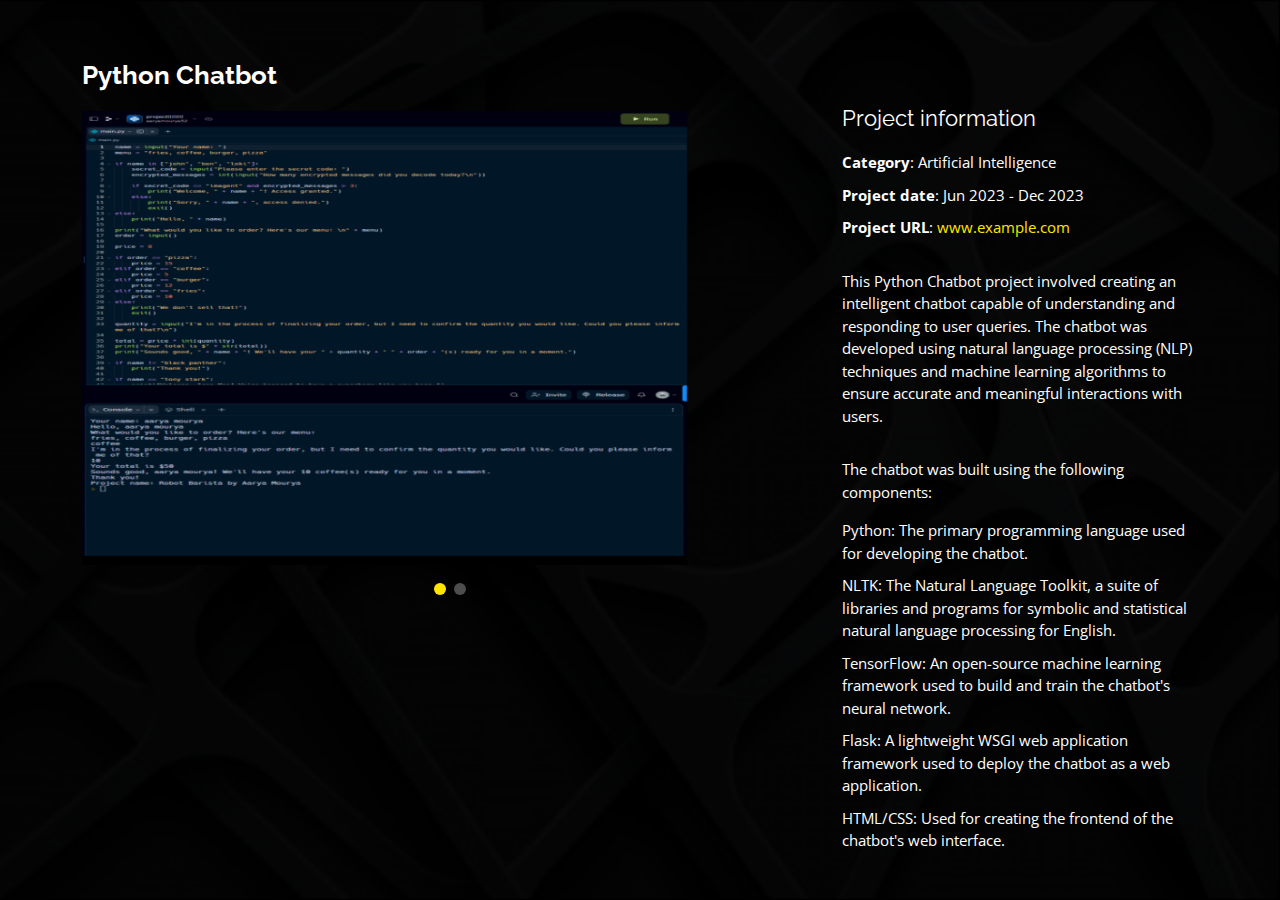
<file: pythonchatbot.html>
<!DOCTYPE html>
<html lang="en">

<head>
  <meta charset="utf-8">
  <meta content="width=device-width, initial-scale=1.0" name="viewport">

  <title>Python Chatbot - Portfolio Details</title>
  <meta content="" name="description">
  <meta content="" name="keywords">

  <!-- Favicons -->
  <link href="assets/img/favicon.png" rel="icon">
  <link href="assets/img/apple-touch-icon.png" rel="apple-touch-icon">

  <!-- Google Fonts -->
  <link href="https://fonts.googleapis.com/css?family=Open+Sans:300,300i,400,400i,600,600i,700,700i|Raleway:300,300i,400,400i,500,500i,600,600i,700,700i" rel="stylesheet">

  <!-- Vendor CSS Files -->
  <link href="assets/vendor/bootstrap/css/bootstrap.min.css" rel="stylesheet">
  <link href="assets/vendor/bootstrap-icons/bootstrap-icons.css" rel="stylesheet">
  <link href="assets/vendor/boxicons/css/boxicons.min.css" rel="stylesheet">
  <link href="assets/vendor/glightbox/css/glightbox.min.css" rel="stylesheet">
  <link href="assets/vendor/remixicon/remixicon.css" rel="stylesheet">
  <link href="assets/vendor/swiper/swiper-bundle.min.css" rel="stylesheet">

  <!-- Template Main CSS File -->
  <link href="assets/css/style.css" rel="stylesheet">

</head>

<body>

  <main id="main">

    <!-- ======= Portfolio Details ======= -->
    <div id="portfolio-details" class="portfolio-details">
      <div class="container">

        <div class="row">

          <div class="col-lg-8">
            <h2 class="portfolio-title">Python Chatbot</h2>

            <div class="portfolio-details-slider swiper">
              <div class="swiper-wrapper align-items-center">

                <div class="swiper-slide">
                  <img src="assets/img/portfolio/chatbot/OUTPUT.png" alt="Python Chatbot" style="width:16cm ;height:12cm">
                </div>

                <div class="swiper-slide">
                  <img src="assets/img/portfolio/chatbot/cb.png" alt="Python Chatbot" style="width:16cm ;height:12cm">
                </div>

              </div>
              <div class="swiper-pagination"></div>
            </div>

          </div>

          <div class="col-lg-4 portfolio-info">
            <h3>Project information</h3>
            <ul>
              <li><strong>Category</strong>: Artificial Intelligence</li>
              <li><strong>Project date</strong>: Jun 2023 - Dec 2023</li>
              <li><strong>Project URL</strong>: <a href="#">www.example.com</a></li>
            </ul>

            <p>
              This Python Chatbot project involved creating an intelligent chatbot capable of understanding and responding to user queries. The chatbot was developed using natural language processing (NLP) techniques and machine learning algorithms to ensure accurate and meaningful interactions with users.
            </p>
            <p>
              The chatbot was built using the following components:
              <ul>
                <li>Python: The primary programming language used for developing the chatbot.</li>
                <li>NLTK: The Natural Language Toolkit, a suite of libraries and programs for symbolic and statistical natural language processing for English.</li>
                <li>TensorFlow: An open-source machine learning framework used to build and train the chatbot's neural network.</li>
                <li>Flask: A lightweight WSGI web application framework used to deploy the chatbot as a web application.</li>
                <li>HTML/CSS: Used for creating the frontend of the chatbot's web interface.</li>
              </ul>
            </p>
            <p>
              The project demonstrated the application of machine learning in developing interactive and intelligent systems. The chatbot was capable of handling various types of queries, providing information, and even engaging in casual conversations. The implementation included user authentication, session management, and a database for storing user interactions.
            </p>
            <p>
              Future developments could include integrating the chatbot with other platforms, improving its conversational abilities, and incorporating additional languages to broaden its usability.
            </p>
          </div>

        </div>

      </div>
    </div><!-- End Portfolio Details -->

  </main><!-- End #main -->

  <!-- Vendor JS Files -->
  <script src="assets/vendor/purecounter/purecounter_vanilla.js"></script>
  <script src="assets/vendor/bootstrap/js/bootstrap.bundle.min.js"></script>
  <script src="assets/vendor/glightbox/js/glightbox.min.js"></script>
  <script src="assets/vendor/isotope-layout/isotope.pkgd.min.js"></script>
  <script src="assets/vendor/swiper/swiper-bundle.min.js"></script>
  <script src="assets/vendor/waypoints/noframework.waypoints.js"></script>
  <script src="assets/vendor/php-email-form/validate.js"></script>

  <!-- Template Main JS File -->
  <script src="assets/js/main.js"></script>

</body>

</html>
</file>
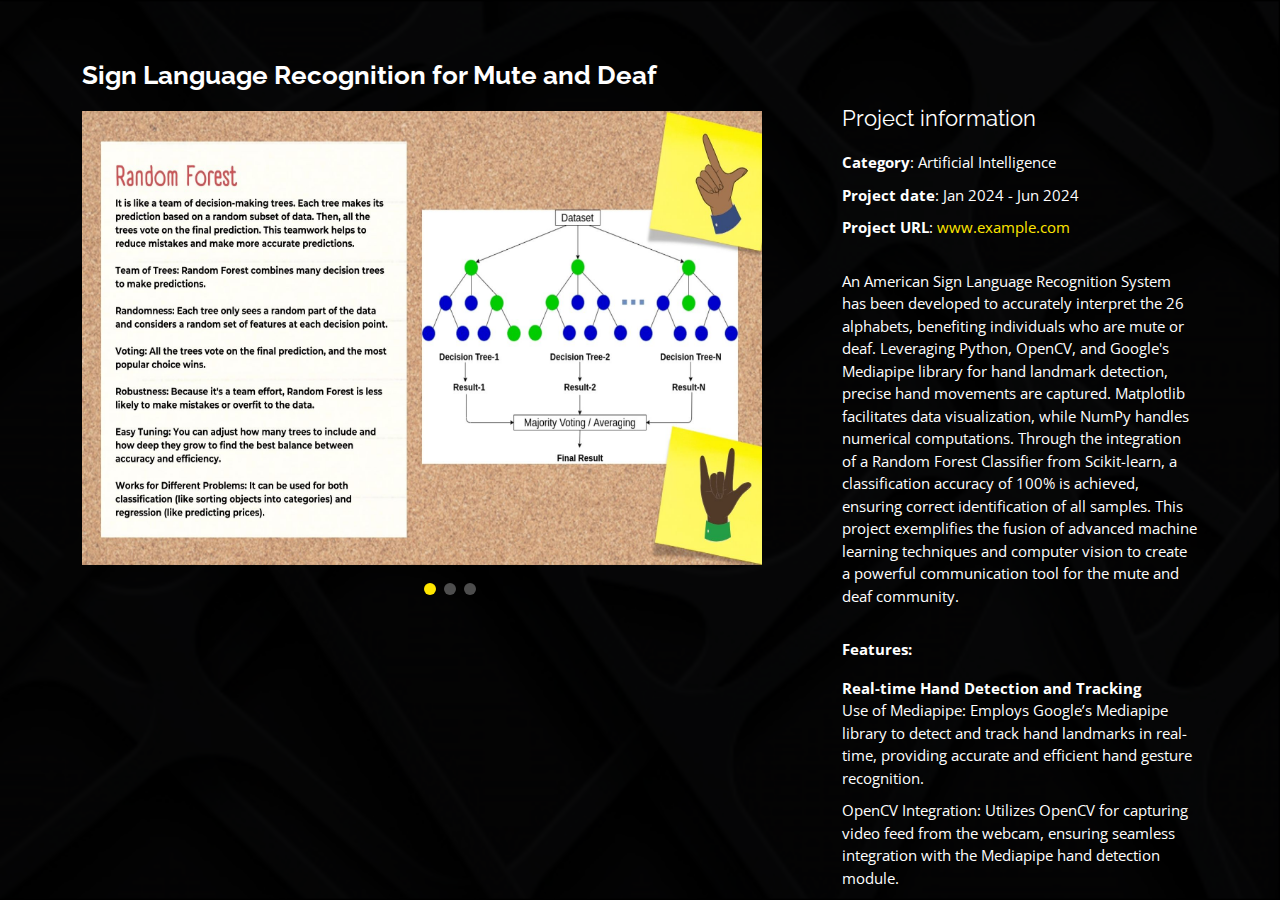
<file: slr.html>
<!DOCTYPE html>
<html lang="en">

<head>
  <meta charset="utf-8">
  <meta content="width=device-width, initial-scale=1.0" name="viewport">

  <title>Sign Language Recognition for Mute and Deaf - Portfolio Details</title>
  <meta content="" name="description">
  <meta content="" name="keywords">

  <!-- Favicons -->
  <link href="assets/img/favicon.png" rel="icon">
  <link href="assets/img/apple-touch-icon.png" rel="apple-touch-icon">

  <!-- Google Fonts -->
  <link href="https://fonts.googleapis.com/css?family=Open+Sans:300,300i,400,400i,600,600i,700,700i|Raleway:300,300i,400,400i,500,500i,600,600i,700,700i" rel="stylesheet">

  <!-- Vendor CSS Files -->
  <link href="assets/vendor/bootstrap/css/bootstrap.min.css" rel="stylesheet">
  <link href="assets/vendor/bootstrap-icons/bootstrap-icons.css" rel="stylesheet">
  <link href="assets/vendor/boxicons/css/boxicons.min.css" rel="stylesheet">
  <link href="assets/vendor/glightbox/css/glightbox.min.css" rel="stylesheet">
  <link href="assets/vendor/remixicon/remixicon.css" rel="stylesheet">
  <link href="assets/vendor/swiper/swiper-bundle.min.css" rel="stylesheet">

  <!-- Template Main CSS File -->
  <link href="assets/css/style.css" rel="stylesheet">


</head>

<body>

  <main id="main">

    <!-- ======= Portfolio Details ======= -->
    <div id="portfolio-details" class="portfolio-details">
      <div class="container">

        <div class="row">

          <div class="col-lg-8">
            <h2 class="portfolio-title">Sign Language Recognition for Mute and Deaf</h2>

            <div class="portfolio-details-slider swiper">
              <div class="swiper-wrapper align-items-center">

                <div class="swiper-slide">
                  <img src="assets/img/portfolio/slr/26.jpg" alt="" style="width:18cm ;height:12cm">
                </div>

                <div class="swiper-slide">
                  <img src="assets/img/portfolio/slr/31.jpg" alt="" style="width:18cm ;height:12cm">
                </div>

                <div class="swiper-slide">
                  <img src="assets/img/portfolio/slr/30.jpg" alt="" style="width:18cm ;height:12cm">
                </div>

              </div>
              <div class="swiper-pagination"></div>
            </div>

          </div>

          <div class="col-lg-4 portfolio-info">
            <h3>Project information</h3>
            <ul>
              <li><strong>Category</strong>: Artificial Intelligence</li>
              <li><strong>Project date</strong>: Jan 2024 - Jun 2024</li>
              <li><strong>Project URL</strong>: <a href="#">www.example.com</a></li>
            </ul>

            <p>
              An American Sign Language Recognition System has been developed to accurately interpret the 26 alphabets, benefiting individuals who are mute or deaf. Leveraging Python, OpenCV, and Google's Mediapipe library for hand landmark detection, precise hand movements are captured. Matplotlib facilitates data visualization, while NumPy handles numerical computations. Through the integration of a Random Forest Classifier from Scikit-learn, a classification accuracy of 100% is achieved, ensuring correct identification of all samples. This project exemplifies the fusion of advanced machine learning techniques and computer vision to create a powerful communication tool for the mute and deaf community.
            </p>

            <p>
              <strong>Features:</strong>
              <ul>
                <li><strong>Real-time Hand Detection and Tracking</strong>
                  <ul>
                    <li>Use of Mediapipe: Employs Google’s Mediapipe library to detect and track hand landmarks in real-time, providing accurate and efficient hand gesture recognition.</li>
                    <li>OpenCV Integration: Utilizes OpenCV for capturing video feed from the webcam, ensuring seamless integration with the Mediapipe hand detection module.</li>
                  </ul>
                </li>
                <li><strong>High-Accuracy Classification</strong>
                  <ul>
                    <li>Random Forest Classifier: Implemented using Scikit-learn, the classifier was trained to recognize 26 ASL alphabets with 100% accuracy on the test samples.</li>
                    <li>Feature Extraction: Hand landmarks captured by Mediapipe are processed to extract relevant features for accurate classification.</li>
                  </ul>
                </li>
                <li><strong>User-Friendly Interface</strong>
                  <ul>
                    <li>Live Feedback: Displays the recognized alphabet on the screen in real-time, providing immediate feedback to the user.</li>
                    <li>Visualization Tools: Utilizes Matplotlib to visualize hand landmarks and recognition results, aiding in better understanding and debugging of the system.</li>
                  </ul>
                </li>
                <li><strong>Data Handling and Processing</strong>
                  <ul>
                    <li>NumPy for Computations: Leverages NumPy for efficient numerical computations and data handling.</li>
                    <li>Data Augmentation: Implements data augmentation techniques to increase the diversity of the training dataset, improving the robustness of the classifier.</li>
                  </ul>
                </li>
                <li><strong>Robustness and Scalability</strong>
                  <ul>
                    <li>Cross-Platform Compatibility: Developed to run on multiple operating systems including Windows, macOS, and Linux.</li>
                    <li>Modular Code Structure: Designed with a modular approach, allowing easy updates and integration of additional features or improvements.</li>
                  </ul>
                </li>
              </ul>
            </p>

            <p><strong>Installation:</strong></p>
            <p>To run this project, you need to have Python installed along with the required libraries. You can install the required libraries using pip:</p>
            <pre><code>pip install opencv-python mediapipe scikit-learn matplotlib numpy</code></pre>

          </div>

        </div>

      </div>
    </div><!-- End Portfolio Details -->

  </main><!-- End #main -->

  <!-- Vendor JS Files -->
  <script src="assets/vendor/purecounter/purecounter_vanilla.js"></script>
  <script src="assets/vendor/bootstrap/js/bootstrap.bundle.min.js"></script>
  <script src="assets/vendor/glightbox/js/glightbox.min.js"></script>
  <script src="assets/vendor/isotope-layout/isotope.pkgd.min.js"></script>
  <script src="assets/vendor/swiper/swiper-bundle.min.js"></script>
  <script src="assets/vendor/waypoints/noframework.waypoints.js"></script>
  <script src="assets/vendor/php-email-form/validate.js"></script>

  <!-- Template Main JS File -->
  <script src="assets/js/main.js"></script>

</body>

</html>
</file>
<file: assets/css/style.css>
body {
  font-family: "Open Sans", sans-serif;
  background-color: #040404;
  color: #fff;
  position: relative;
  background: transparent;
}

body::before {
  content: "";
  position: fixed;
  background: #040404 url("../img/bg.png") top right no-repeat;
  background-size: cover;
  left: 0;
  right: 0;
  top: 0;
  height: 100vh;
  z-index: -1;
}

@media (min-width: 1024px) {
  body::before {
    background-attachment: fixed;
  }
}

a {
  color: #ffe600;
  text-decoration: none;
}

a:hover {/*--------------------------------------------------------------
# General Styles
--------------------------------------------------------------*/

body {
  font-family: "Open Sans", sans-serif;
  background-color: #040404;
  color: #fff;
  position: relative;
  margin: 0;
  padding: 0;
}

body::before {
  content: "";
  position: fixed;
  background: #040404 url("../img/bg.jpg") top right no-repeat;
  background-size: cover;
  left: 0;
  right: 0;
  top: 0;
  height: 100vh;
  z-index: -1;
}

@media (min-width: 1024px) {
  body::before {
    background-attachment: fixed;
  }
}

a {
  color: #ffe600;
  text-decoration: none;
}

a:hover {
  color: #ffe600;
  text-decoration: none;
}

h1,
h2,
h3,
h4,
h5,
h6 {
  font-family: "Raleway", sans-serif;
  margin: 0;
  padding: 0;
}

/*--------------------------------------------------------------
# Header
--------------------------------------------------------------*/

#header {
  transition: ease-in-out 0.3s;
  position: relative;
  height: 100vh;
  display: flex;
  align-items: center;
  z-index: 997;
  overflow-y: auto;
}

#header * {
  transition: ease-in-out 0.3s;
}

#header h1 {
  font-size: 48px;
  margin: 0;
  padding: 0;
  line-height: 1;
  font-weight: 700;
  font-family: "Poppins", sans-serif;
}

#header h1 a,
#header h1 a:hover {
  color: #fff;
  line-height: 1;
  display: inline-block;
}

#header h2 {
  font-size: 24px;
  margin-top: 20px;
  color: rgba(255, 255, 255, 0.8);
}

#header h2 span {
  color: #fff;
  border-bottom: 2px solid #ffe600;
  padding-bottom: 6px;
}

#header .social-links {
  margin-top: 40px;
  display: flex;
}

#header .social-links a {
  font-size: 16px;
  display: flex;
  justify-content: center;
  align-items: center;
  background: rgba(255, 255, 255, 0.1);
  color: #fff;
  line-height: 1;
  margin-right: 8px;
  border-radius: 50%;
  width: 40px;
  height: 40px;
}

#header .social-links a:hover {
  background: #ffe600;
}

@media (max-width: 992px) {
  #header h1 {
    font-size: 36px;
  }

  #header h2 {
    font-size: 20px;
    line-height: 30px;
  }

  #header .social-links {
    margin-top: 15px;
  }

  #header .container {
    display: flex;
    flex-direction: column;
    align-items: center;
  }
}

/* Header Top */
#header.header-top {
  height: 80px;
  position: fixed;
  left: 0;
  top: 0;
  right: 0;
  background: rgba(0, 0, 0, 0.9);
}

#header.header-top .social-links,
#header.header-top h2 {
  display: none;
}

#header.header-top h1 {
  margin-right: auto;
  font-size: 36px;
}

#header.header-top .container {
  display: flex;
  align-items: center;
}

@media (max-width: 768px) {
  #header.header-top {
    height: 60px;
  }

  #header.header-top h1 {
    font-size: 26px;
  }
}

/*--------------------------------------------------------------
# Navigation Menu
--------------------------------------------------------------*/

/* Desktop Navigation */
.navbar {
  padding: 0;
  margin-top: 35px;
}

.navbar ul {
  margin: 0;
  padding: 0;
  display: flex;
  list-style: none;
  align-items: center;
}

.navbar li {
  position: relative;
}

.navbar li+li {
  margin-left: 30px;
}

.navbar a,
.navbar a:focus {
  display: flex;
  align-items: center;
  justify-content: space-between;
  padding: 0;
  font-family: "Poppins", sans-serif;
  font-size: 16px;
  font-weight: 400;
  color: rgba(255, 255, 255, 0.7);
  white-space: nowrap;
  transition: 0.3s;
}

.navbar a:hover,
.navbar .active,
.navbar .active:focus,
.navbar li:hover>a {
  color: #fff;
}

.navbar a:before {
  content: "";
  position: absolute;
  width: 0;
  height: 2px;
  bottom: -4px;
  left: 0;
  background-color: #ffe600;
  visibility: hidden;
  width: 0px;
  transition: all 0.3s ease-in-out 0s;
}

.navbar a:hover:before,
.navbar li:hover>a:before,
.navbar .active:before {
  visibility: visible;
  width: 25px;
}

/* Mobile Navigation */
.mobile-nav-toggle {
  color: #fff;
  font-size: 28px;
  cursor: pointer;
  display: none;
  line-height: 0;
  transition: 0.5s;
  position: fixed;
  right: 15px;
  top: 15px;
}

@media (max-width: 991px) {
  .mobile-nav-toggle {
    display: block;
  }

  .navbar ul {
    display: none;
  }
}

.navbar-mobile {
  position: fixed;
  overflow: hidden;
  top: 0;
  right: 0;
  left: 0;
  bottom: 0;
  background: rgba(0, 0, 0, 0.9);
  transition: 0.3s;
  z-index: 999;
}

.navbar-mobile .mobile-nav-toggle {
  position: absolute;
  top: 15px;
  right: 15px;
}

.navbar-mobile ul {
  display: block;
  position: absolute;
  top: 55px;
  right: 15px;
  bottom: 45px;
  left: 15px;
  padding: 10px 0;
  overflow-y: auto;
  transition: 0.3s;
  border: 2px solid rgba(255, 255, 255, 0.2);
}

.navbar-mobile li {
  padding: 12px 20px;
}

.navbar-mobile li+li {
  margin: 0;
}

.navbar-mobile a,
.navbar-mobile a:focus {
  font-size: 16px;
  position: relative;
}

/*--------------------------------------------------------------
# Sections General
--------------------------------------------------------------*/

section {
  overflow: hidden;
  position: absolute;
  width: 100%;
  top: 140px;
  bottom: 100%;
  opacity: 0;
  transition: ease-in-out 0.4s;
  z-index: 2;
}

section.section-show {
  top: 100px;
  bottom: auto;
  opacity: 1;
  padding-bottom: 45px;
}

section .container {
  background: rgba(0, 0, 0, 0.9);
  padding: 30px;
}

@media (max-width: 768px) {
  section {
    top: 120px;
  }

  section.section-show {
    top: 80px;
  }
}

.section-title h2 {
  font-size: 14px;
  font-weight: 500;
  line-height: 1;
  margin: 0 0 20px 0;
  letter-spacing: 2px;
  text-transform: uppercase;
  color: #aaaaaa;
  font-family: "Poppins", sans-serif;
}

.section-title h2::after {
  content: "";
  width: 120px;
  height: 1px;
  display: inline-block;
  background: #ffe600;
  margin: 4px 10px;
}

.section-title p {
  margin: 0;
  margin: -15px 0 15px 0;
  font-size: 36px;
  font-weight: 700;
  text-transform: uppercase;
  font-family: "Poppins", sans-serif;
  color: #fff;
}

/*--------------------------------------------------------------
# About
--------------------------------------------------------------*/

.about-me .content h3 {
  font-weight: 700;
  font-size: 26px;
  color: #ffe600;
}

.about-me .content ul {
  list-style: none;
  padding: 0;
}

.about-me .content ul li {
  margin-bottom: 20px;
  display: flex;
  align-items: center;
}

.about-me .content ul strong {
  width: 120px;
  display: inline-block;
}

.about-me .content p:last-child {
  margin-bottom: 0;
}

.about-me .content .btn-about {
  font-family: "Poppins", sans-serif;
  display: inline-block;
  padding: 10px 30px;
  border: 2px solid #ffe600;
  color: #ffe600;
  transition: 0.5s;
  margin-top: 6px;
}

.about-me .content .btn-about:hover {
  background: #ffe600;
  color: #fff;
  border: 2px solid #ffe600;
}

.about-me .content img {
  max-width: 100%;
  margin-bottom: 20px;
}

/*--------------------------------------------------------------
# Skills
--------------------------------------------------------------*/

.skills .progress {
  height: 40px;
  margin-bottom: 10px;
  background: rgba(255, 255, 255, 0.1);
}

.skills .progress .skill {
  padding: 0;
  margin: 0;
  text-transform: uppercase;
  display: inline-block;
  font-weight: 700;
  font-family: "Poppins", sans-serif;
  font-size: 14px;
  letter-spacing: 1px;
}

.skills .progress .val {
  float: right;
  font-style: normal;
}

.skills .progress-bar-wrap {
  background: #000;
}

.skills .progress-bar {
  width: 1px;
  height: 100%;
  transition: 0.9s;
  background-color: #ffe600;
}

@media (max-width: 768px) {
  .skills .progress {
    height: 30px;
  }
}

/*--------------------------------------------------------------
# Portfolio
--------------------------------------------------------------*/

.portfolio .portfolio-item {
  margin-bottom: 30px;
}

.portfolio .portfolio-item img {
  max-width: 100%;
}

.portfolio .portfolio-item .portfolio-info {
  padding: 25px;
  position: relative;
  text-align: center;
  background: rgba(0, 0, 0, 0.8);
}

.portfolio .portfolio-item .portfolio-info h4 {
  font-size: 20px;
  color: #fff;
  font-weight: 600;
}

.portfolio .portfolio-item .portfolio-info p {
  color: #eeeeee;
  font-size: 14px;
}

.portfolio .portfolio-item .portfolio-links {
  margin-top: 15px;
  text-align: center;
}

.portfolio .portfolio-item .portfolio-links a {
  color: #ffe600;
  font-size: 18px;
  display: inline-block;
  margin: 0 8px;
  transition: 0.3s;
}

.portfolio .portfolio-item .portfolio-links a:hover {
  color: #ffe600;
}

/*--------------------------------------------------------------
# Contact
--------------------------------------------------------------*/

.contact .info {
  color: #eee;
}

.contact .info i {
  font-size: 20px;
  color: #ffe600;
  border-radius: 50%;
  padding: 10px;
  float: left;
}

.contact .info label {
  font-size: 16px;
  font-weight: 700;
  font-family: "Poppins", sans-serif;
  padding: 0;
  display: block;
  color: #fff;
}

.contact .info p {
  font-size: 16px;
  margin-bottom: 0;
  padding: 0 0 10px 0;
}

.contact .info .email,
.contact .info .phone,
.contact .info .address {
  margin-bottom: 20px;
}

.contact .info .email i,
.contact .info .phone i,
.contact .info .address i {
  margin-right: 15px;
}

.contact .info .email p,
.contact .info .phone p,
.contact .info .address p {
  padding: 0 0 10px 50px;
}

.contact .php-email-form {
  width: 100%;
  box-shadow: 0 0 30px rgba(0, 0, 0, 0.1);
}

.contact .php-email-form .error-message {
  display: none;
  color: #fff;
  background: #ed3c0d;
  text-align: center;
  padding: 15px;
  font-weight: 600;
}

.contact .php-email-form .sent-message {
  display: none;
  color: #fff;
  background: #ffe600;
  text-align: center;
  padding: 15px;
  font-weight: 600;
}

.contact .php-email-form .loading {
  display: none;
  background: #ffe600;
  text-align: center;
  padding: 15px;
}

.contact .php-email-form input,
.contact .php-email-form textarea {
  border-radius: 0;
  box-shadow: none;
  font-size: 14px;
}

.contact .php-email-form input:focus,
.contact .php-email-form textarea:focus {
  border-color: #ffe600;
}

.contact .php-email-form input {
  padding: 10px 15px;
}

.contact .php-email-form textarea {
  padding: 10px 15px;
}

.contact .php-email-form button[type="submit"] {
  background: #ffe600;
  border: 0;
  padding: 10px 30px;
  color: #fff;
  transition: 0.4s;
}

.contact .php-email-form button[type="submit"]:hover {
  background: #ffe600;
}

/*--------------------------------------------------------------
# Footer
--------------------------------------------------------------*/

.footer {
  background: rgba(0, 0, 0, 0.9);
  padding: 20px 0;
  text-align: center;
  color: #fff;
}

.footer .credits {
  margin-bottom: 10px;
  font-size: 14px;
  color: #fff;
}

.footer a {
  color: #ffe600;
  text-decoration: none;
}

.footer a:hover {
  color: #ffe600;
  text-decoration: none;
}

  color: #ffe600;
  text-decoration: none;
}

h1,
h2,
h3,
h4,
h5,
h6 {
  font-family: "Raleway", sans-serif;
}

/*--------------------------------------------------------------
# Header
--------------------------------------------------------------*/
#header {
  transition: ease-in-out 0.3s;
  position: relative;
  height: 100vh;
  display: flex;
  align-items: center;
  z-index: 997;
  overflow-y: auto;
}

#header * {
  transition: ease-in-out 0.3s;
}

#header h1 {
  font-size: 48px;
  margin: 0;
  padding: 0;
  line-height: 1;
  font-weight: 700;
  font-family: "Poppins", sans-serif;
}

#header h1 a,
#header h1 a:hover {
  color: #fff;
  line-height: 1;
  display: inline-block;
}

#header h2 {
  font-size: 24px;
  margin-top: 20px;
  color: rgba(255, 255, 255, 0.8);
}

#header h2 span {
  color: #fff;
  border-bottom: 2px solid #ffe600;
  padding-bottom: 6px;
}

#header img {
  padding: 0;
  margin: 0;
}

#header .social-links {
  margin-top: 40px;
  display: flex;
}

#header .social-links a {
  font-size: 16px;
  display: flex;
  justify-content: center;
  align-items: center;
  background: rgba(255, 255, 255, 0.1);
  color: #fff;
  line-height: 1;
  margin-right: 8px;
  border-radius: 50%;
  width: 40px;
  height: 40px;
}

#header .social-links a:hover {
  background: #ffe600;
}

@media (max-width: 992px) {
  #header h1 {
    font-size: 36px;
  }

  #header h2 {
    font-size: 20px;
    line-height: 30px;
  }

  #header .social-links {
    margin-top: 15px;
  }

  #header .container {
    display: flex;
    flex-direction: column;
    align-items: center;
  }
}

/* Header Top */
#header.header-top {
  height: 80px;
  position: fixed;
  left: 0;
  top: 0;
  right: 0;
  background: rgba(0, 0, 0, 0.9);
}

#header.header-top .social-links,
#header.header-top h2 {
  display: none;
}

#header.header-top h1 {
  margin-right: auto;
  font-size: 36px;
}

#header.header-top img {
  max-height: 60px;
  margin-right: 20px !important;
}

#header.header-top .container {
  display: flex;
  align-items: center;
}

#header.header-top .navbar {
  margin: 0;
}

@media (max-width: 768px) {
  #header.header-top {
    height: 60px;
  }

  #header.header-top h1 {
    font-size: 26px;
  }
}

/*--------------------------------------------------------------
# Navigation Menu
--------------------------------------------------------------*/
/**
* Desktop Navigation 
*/
.navbar {
  padding: 0;
  margin-top: 35px;
}

.navbar ul {
  margin: 0;
  padding: 0;
  display: flex;
  list-style: none;
  align-items: center;
}

.navbar li {
  position: relative;
}

.navbar li+li {
  margin-left: 30px;
}

.navbar a,
.navbar a:focus {
  display: flex;
  align-items: center;
  justify-content: space-between;
  padding: 0;
  font-family: "Poppins", sans-serif;
  font-size: 16px;
  font-weight: 400;
  color: rgba(255, 255, 255, 0.7);
  white-space: nowrap;
  transition: 0.3s;
}

.navbar a i,
.navbar a:focus i {
  font-size: 12px;
  line-height: 0;
  margin-left: 5px;
}

.navbar a:before {
  content: "";
  position: absolute;
  width: 0;
  height: 2px;
  bottom: -4px;
  left: 0;
  background-color: #ffe600;
  visibility: hidden;
  width: 0px;
  transition: all 0.3s ease-in-out 0s;
}

.navbar a:hover:before,
.navbar li:hover>a:before,
.navbar .active:before {
  visibility: visible;
  width: 25px;
}

.navbar a:hover,
.navbar .active,
.navbar .active:focus,
.navbar li:hover>a {
  color: #fff;
}

/**
* Mobile Navigation 
*/
.mobile-nav-toggle {
  color: #fff;
  font-size: 28px;
  cursor: pointer;
  display: none;
  line-height: 0;
  transition: 0.5s;
  position: fixed;
  right: 15px;
  top: 15px;
}

@media (max-width: 991px) {
  .mobile-nav-toggle {
    display: block;
  }

  .navbar ul {
    display: none;
  }
}

.navbar-mobile {
  position: fixed;
  overflow: hidden;
  top: 0;
  right: 0;
  left: 0;
  bottom: 0;
  background: rgba(0, 0, 0, 0.9);
  transition: 0.3s;
  z-index: 999;
  margin-top: 0;
}

.navbar-mobile .mobile-nav-toggle {
  position: absolute;
  top: 15px;
  right: 15px;
}

.navbar-mobile ul {
  display: block;
  position: absolute;
  top: 55px;
  right: 15px;
  bottom: 45px;
  left: 15px;
  padding: 10px 0;
  overflow-y: auto;
  transition: 0.3s;
  border: 2px solid rgba(255, 255, 255, 0.2);
}

.navbar-mobile li {
  padding: 12px 20px;
}

.navbar-mobile li+li {
  margin: 0;
}

.navbar-mobile a,
.navbar-mobile a:focus {
  font-size: 16px;
  position: relative;
}

/*--------------------------------------------------------------
# Sections General
--------------------------------------------------------------*/
section {
  overflow: hidden;
  position: absolute;
  width: 100%;
  top: 140px;
  bottom: 100%;
  opacity: 0;
  transition: ease-in-out 0.4s;
  z-index: 2;
}

section.section-show {
  top: 100px;
  bottom: auto;
  opacity: 1;
  padding-bottom: 45px;
}

section .container {
  background: rgba(0, 0, 0, 0.9);
  padding: 30px;
}

@media (max-width: 768px) {
  section {
    top: 120px;
  }

  section.section-show {
    top: 80px;
  }
}

.section-title h2 {
  font-size: 14px;
  font-weight: 500;
  padding: 0;
  line-height: 1px;
  margin: 0 0 20px 0;
  letter-spacing: 2px;
  text-transform: uppercase;
  color: #aaaaaa;
  font-family: "Poppins", sans-serif;
}

.section-title h2::after {
  content: "";
  width: 120px;
  height: 1px;
  display: inline-block;
  background: #ffe600;
  margin: 4px 10px;
}

.section-title p {
  margin: 0;
  margin: -15px 0 15px 0;
  font-size: 36px;
  font-weight: 700;
  text-transform: uppercase;
  font-family: "Poppins", sans-serif;
  color: #fff;
}

/*--------------------------------------------------------------
# About
--------------------------------------------------------------*/
.about-me .content h3 {
  font-weight: 700;
  font-size: 26px;
  color: #ffe600;
}

.about-me .content ul {
  list-style: none;
  padding: 0;
}

.about-me .content ul li {
  margin-bottom: 20px;
  display: flex;
  align-items: center;
}

.about-me .content ul strong {
  margin-right: 10px;
}

.about-me .content ul i {
  font-size: 16px;
  margin-right: 5px;
  color: #ffe600;
  line-height: 0;
}

.about-me .content p:last-child {
  margin-bottom: 0;
}

/*--------------------------------------------------------------
# Counts
--------------------------------------------------------------*/
.counts {
  padding: 70px 0 60px;
}

.counts .count-box {
  padding: 30px 30px 25px 30px;
  width: 100%;
  position: relative;
  text-align: center;
  background: rgba(255, 255, 255, 0.08);
}

.counts .count-box i {
  position: absolute;
  top: -25px;
  left: 50%;
  transform: translateX(-50%);
  font-size: 24px;
  background: rgba(255, 255, 255, 0.1);
  padding: 12px;
  color: #ffe600;
  border-radius: 50px;
  line-height: 0;
}

.counts .count-box span {
  font-size: 36px;
  display: block;
  font-weight: 600;
  color: #fff;
}

.counts .count-box p {
  padding: 0;
  margin: 0;
  font-family: "Raleway", sans-serif;
  font-size: 14px;
}

/*--------------------------------------------------------------
# Skills
--------------------------------------------------------------*/
.skills .progress {
  height: 60px;
  display: block;
  background: none;
  border-radius: 0;
}

.skills .progress .skill {
  padding: 10px 0;
  margin: 0;
  text-transform: uppercase;
  display: block;
  font-weight: 600;
  font-family: "Poppins", sans-serif;
  color: #fff;
}

.skills .progress .skill .val {
  float: right;
  font-style: normal;
}

.skills .progress-bar-wrap {
  background: rgba(255, 255, 255, 0.2);
}

.skills .progress-bar {
  width: 1px;
  height: 10px;
  transition: 0.9s;
  background-color: #ffe600;
}

/*--------------------------------------------------------------
# Interests
--------------------------------------------------------------*/
.interests .icon-box {
  display: flex;
  align-items: center;
  padding: 20px;
  background: rgba(255, 255, 255, 0.08);
  transition: ease-in-out 0.3s;
}

.interests .icon-box i {
  font-size: 32px;
  padding-right: 10px;
  line-height: 1;
}

.interests .icon-box h3 {
  font-weight: 700;
  margin: 0;
  padding: 0;
  line-height: 1;
  font-size: 16px;
  color: #fff;
}

.interests .icon-box:hover {
  background: rgba(255, 255, 255, 0.12);
}

/*--------------------------------------------------------------
# Testimonials
--------------------------------------------------------------*/
.testimonials .testimonials-carousel,
.testimonials .testimonials-slider {
  overflow: hidden;
}

.testimonials .testimonial-item {
  box-sizing: content-box;
  min-height: 320px;
}

.testimonials .testimonial-item .testimonial-img {
  width: 90px;
  border-radius: 50%;
  margin: -40px 0 0 40px;
  position: relative;
  z-index: 2;
  border: 6px solid rgba(255, 255, 255, 0.12);
}

.testimonials .testimonial-item h3 {
  font-size: 18px;
  font-weight: bold;
  margin: 10px 0 5px 45px;
  color: #fff;
}

.testimonials .testimonial-item h4 {
  font-size: 14px;
  color: #999;
  margin: 0 0 0 45px;
}

.testimonials .testimonial-item .quote-icon-left,
.testimonials .testimonial-item .quote-icon-right {
  color: rgba(255, 255, 255, 0.25);
  font-size: 26px;
}

.testimonials .testimonial-item .quote-icon-left {
  display: inline-block;
  left: -5px;
  position: relative;
}

.testimonials .testimonial-item .quote-icon-right {
  display: inline-block;
  right: -5px;
  position: relative;
  top: 10px;
}

.testimonials .testimonial-item p {
  font-style: italic;
  margin: 0 15px 0 15px;
  padding: 20px 20px 60px 20px;
  background: rgba(255, 255, 255, 0.1);
  position: relative;
  border-radius: 6px;
  position: relative;
  z-index: 1;
}

.testimonials .swiper-pagination {
  margin-top: 20px;
  position: relative;
}

.testimonials .swiper-pagination .swiper-pagination-bullet {
  width: 12px;
  height: 12px;
  opacity: 1;
  background-color: rgba(255, 255, 255, 0.3);
}

.testimonials .swiper-pagination .swiper-pagination-bullet-active {
  background-color: #ffe600;
}

/*--------------------------------------------------------------
# Resume
--------------------------------------------------------------*/
.resume .resume-title {
  font-size: 26px;
  font-weight: 700;
  margin-top: 20px;
  margin-bottom: 20px;
  color: #fff;
}

.resume .resume-item {
  padding: 0 0 20px 20px;
  margin-top: -2px;
  border-left: 2px solid rgba(255, 255, 255, 0.2);
  position: relative;
}

.resume .resume-item h4 {
  line-height: 18px;
  font-size: 18px;
  font-weight: 600;
  text-transform: uppercase;
  font-family: "Poppins", sans-serif;
  color: #ffe600;
  margin-bottom: 10px;
}

.resume .resume-item h5 {
  font-size: 16px;
  background: rgba(255, 255, 255, 0.15);
  padding: 5px 15px;
  display: inline-block;
  font-weight: 600;
  margin-bottom: 10px;
}

.resume .resume-item ul {
  padding-left: 20px;
}

.resume .resume-item ul li {
  padding-bottom: 10px;
}

.resume .resume-item:last-child {
  padding-bottom: 0;
}

.resume .resume-item::before {
  content: "";
  position: absolute;
  width: 16px;
  height: 16px;
  border-radius: 50px;
  left: -9px;
  top: 0;
  background: #ffe600;
  border: 2px solid #ffe600;
}

/*--------------------------------------------------------------
# Services
--------------------------------------------------------------*/
.services .icon-box {
  text-align: center;
  background: rgba(204, 204, 204, 0.1);
  padding: 80px 20px;
  transition: all ease-in-out 0.3s;
}

.services .icon-box .icon {
  margin: 0 auto;
  width: 64px;
  height: 64px;
  background: #ffe600;
  border-radius: 5px;
  transition: all 0.3s ease-out 0s;
  display: flex;
  align-items: center;
  justify-content: center;
  margin-bottom: 20px;
  transform-style: preserve-3d;
}

.services .icon-box .icon i {
  color: #fff;
  font-size: 28px;
}

.services .icon-box .icon::before {
  position: absolute;
  content: "";
  left: -8px;
  top: -8px;
  height: 100%;
  width: 100%;
  background: rgba(255, 255, 255, 0.15);
  border-radius: 5px;
  transition: all 0.3s ease-out 0s;
  transform: translateZ(-1px);
}

.services .icon-box h4 {
  font-weight: 700;
  margin-bottom: 15px;
  font-size: 24px;
}

.services .icon-box h4 a {
  color: #fff;
}

.services .icon-box p {
  line-height: 24px;
  font-size: 14px;
  margin-bottom: 0;
}

.services .icon-box:hover {
  background: #ffe600;
  border-color: #ffe600;
}

.services .icon-box:hover .icon {
  background: #fff;
}

.services .icon-box:hover .icon i {
  color: #ffe600;
}

.services .icon-box:hover .icon::before {
  background: #ffe600;
}

.services .icon-box:hover h4 a,
.services .icon-box:hover p {
  color: #fff;
}

/*--------------------------------------------------------------
# Portfolio
--------------------------------------------------------------*/
.portfolio .portfolio-item {
  margin-bottom: 30px;
}

.portfolio #portfolio-flters {
  padding: 0;
  margin: 0 auto 15px auto;
  list-style: none;
  text-align: center;
  border-radius: 50px;
  padding: 2px 15px;
}

.portfolio #portfolio-flters li {
  cursor: pointer;
  display: inline-block;
  padding: 8px 16px 10px 16px;
  font-size: 20px;
  font-weight: 600;
  line-height: 1;
  text-transform: uppercase;
  color: #fff;
  background: rgba(255, 255, 255, 0.1);
  margin: 0 3px 10px 3px;
  transition: all 0.3s ease-in-out;
  border-radius: 4px;
}

.portfolio #portfolio-flters li:hover,
.portfolio #portfolio-flters li.filter-active {
  background: #ffe600;
}

.portfolio #portfolio-flters li:last-child {
  margin-right: 0;
}

.portfolio .portfolio-wrap {
  transition: 0.3s;
  position: relative;
  overflow: hidden;
  z-index: 1;
  background: rgba(0, 0, 0, 0.6);
}

.portfolio .portfolio-wrap::before {
  content: "";
  background: rgba(0, 0, 0, 0.6);
  position: absolute;
  left: 30px;
  right: 30px;
  top: 30px;
  bottom: 30px;
  transition: all ease-in-out 0.3s;
  z-index: 2;
  opacity: 0;
}

.portfolio .portfolio-wrap .portfolio-info {
  opacity: 0;
  position: absolute;
  top: 0;
  left: 0;
  right: 0;
  bottom: 0;
  text-align: center;
  z-index: 3;
  transition: all ease-in-out 0.3s;
  display: flex;
  flex-direction: column;
  justify-content: center;
  align-items: center;
}

.portfolio .portfolio-wrap .portfolio-info::before {
  display: block;
  content: "";
  width: 48px;
  height: 48px;
  position: absolute;
  top: 35px;
  left: 35px;
  border-top: 3px solid #fff;
  border-left: 3px solid #fff;
  transition: all 0.5s ease 0s;
  z-index: 9994;
}

.portfolio .portfolio-wrap .portfolio-info::after {
  display: block;
  content: "";
  width: 48px;
  height: 48px;
  position: absolute;
  bottom: 35px;
  right: 35px;
  border-bottom: 3px solid #fff;
  border-right: 3px solid #fff;
  transition: all 0.5s ease 0s;
  z-index: 9994;
}

.portfolio .portfolio-wrap .portfolio-info h4 {
  font-size: 20px;
  color: #fff;
  font-weight: 600;
}

.portfolio .portfolio-wrap .portfolio-info p {
  color: #ffffff;
  font-size: 14px;
  text-transform: uppercase;
  padding: 0;
  margin: 0;
}

.portfolio .portfolio-wrap .portfolio-links {
  text-align: center;
  z-index: 4;
}

.portfolio .portfolio-wrap .portfolio-links a {
  color: #fff;
  margin: 0 2px;
  font-size: 28px;
  display: inline-block;
  transition: 0.3s;
}

.portfolio .portfolio-wrap .portfolio-links a:hover {
  color: #ffe600;
}

.portfolio .portfolio-wrap:hover::before {
  top: 0;
  left: 0;
  right: 0;
  bottom: 0;
  opacity: 1;
}

.portfolio .portfolio-wrap:hover .portfolio-info {
  opacity: 1;
}

.portfolio .portfolio-wrap:hover .portfolio-info::before {
  top: 15px;
  left: 15px;
}

.portfolio .portfolio-wrap:hover .portfolio-info::after {
  bottom: 15px;
  right: 15px;
}

/*--------------------------------------------------------------
# Portfolio Details
--------------------------------------------------------------*/
.portfolio-details {
  padding-top: 40px;
  background: rgba(0, 0, 0, 0.8);
  position: fixed;
  left: 0;
  right: 0;
  top: 0;
  bottom: 0;
  overflow-y: auto;
}

.portfolio-details .container {
  padding-top: 20px;
  padding-bottom: 40px;
}

.portfolio-details .portfolio-title {
  font-size: 26px;
  font-weight: 700;
  margin-bottom: 20px;
}

.portfolio-details .portfolio-info {
  padding-top: 45px;
}

.portfolio-details .portfolio-info h3 {
  font-size: 22px;
  font-weight: 400;
  margin-bottom: 20px;
}

.portfolio-details .portfolio-info ul {
  list-style: none;
  padding: 0;
  font-size: 15px;
}

.portfolio-details .portfolio-info ul li+li {
  margin-top: 10px;
}

.portfolio-details .portfolio-info p {
  font-size: 15px;
  padding: 15px 0 0 0;
}

@media (max-width: 992px) {
  .portfolio-details .portfolio-info {
    padding-top: 20px;
  }
}

.portfolio-details .swiper-pagination {
  margin-top: 20px;
  position: relative;
}

.portfolio-details .swiper-pagination .swiper-pagination-bullet {
  width: 12px;
  height: 12px;
  opacity: 1;
  background-color: rgba(255, 255, 255, 0.3);
}

.portfolio-details .swiper-pagination .swiper-pagination-bullet-active {
  background-color: #ffe600;
}

/*--------------------------------------------------------------
# Contact
--------------------------------------------------------------*/
.contact .info-box {
  color: #444444;
  padding: 20px;
  width: 100%;
  background: rgba(255, 255, 255, 0.08);
}

.contact .info-box i.bx {
  font-size: 24px;
  color: #ffe600;
  border-radius: 50%;
  padding: 14px;
  float: left;
  background: rgba(255, 255, 255, 0.1);
}

.contact .info-box h3 {
  font-size: 20px;
  color: rgba(255, 255, 255, 0.5);
  font-weight: 700;
  margin: 10px 0 8px 68px;
}

.contact .info-box p {
  padding: 0;
  color: #fff;
  line-height: 24px;
  font-size: 14px;
  margin: 0 0 0 68px;
}

.contact .info-box .social-links {
  margin: 5px 0 0 68px;
  display: flex;
}

.contact .info-box .social-links a {
  font-size: 18px;
  display: inline-block;
  color: #fff;
  line-height: 1;
  margin-right: 12px;
  transition: 0.3s;
}

.contact .info-box .social-links a:hover {
  color: #ffe600;
}

.contact .php-email-form {
  padding: 30px;
  background: rgba(255, 255, 255, 0.08);
}

.contact .php-email-form .error-message {
  display: none;
  background: rgba(255, 255, 255, 0.08);
  background: #ed3c0d;
  text-align: left;
  padding: 15px;
  font-weight: 600;
}

.contact .php-email-form .error-message br+br {
  margin-top: 25px;
}

.contact .php-email-form .sent-message {
  display: none;
  background: rgba(255, 255, 255, 0.08);
  background: #ffe600;
  text-align: center;
  padding: 15px;
  font-weight: 600;
}

.contact .php-email-form .loading {
  display: none;
  background: rgba(255, 255, 255, 0.08);
  text-align: center;
  padding: 15px;
}

.contact .php-email-form .loading:before {
  content: "";
  display: inline-block;
  border-radius: 50%;
  width: 24px;
  height: 24px;
  margin: 0 10px -6px 0;
  border: 3px solid #ffe600;
  border-top-color: #eee;
  animation: animate-loading 1s linear infinite;
}

.contact .php-email-form input,
.contact .php-email-form textarea {
  border-radius: 0;
  box-shadow: none;
  font-size: 14px;
  background: rgba(255, 255, 255, 0.08);
  border: 0;
  transition: 0.3s;
  color: #fff;
}

.contact .php-email-form input:focus,
.contact .php-email-form textarea:focus {
  background-color: rgba(255, 255, 255, 0.11);
}

.contact .php-email-form input::-moz-placeholder,
.contact .php-email-form textarea::-moz-placeholder {
  color: rgba(255, 255, 255, 0.3);
  opacity: 1;
}

.contact .php-email-form input::placeholder,
.contact .php-email-form textarea::placeholder {
  color: rgba(255, 255, 255, 0.3);
  opacity: 1;
}

.contact .php-email-form input {
  padding: 10px 15px;
}

.contact .php-email-form textarea {
  padding: 12px 15px;
}

.contact .php-email-form button[type=submit] {
  background: #ffe600;
  border: 0;
  padding: 10px 30px;
  color: #fff;
  transition: 0.4s;
  border-radius: 4px;
}

.contact .php-email-form button[type=submit]:hover {
  background: #15bb62;
}

@keyframes animate-loading {
  0% {
    transform: rotate(0deg);
  }

  100% {
    transform: rotate(360deg);
  }
}
</file>
